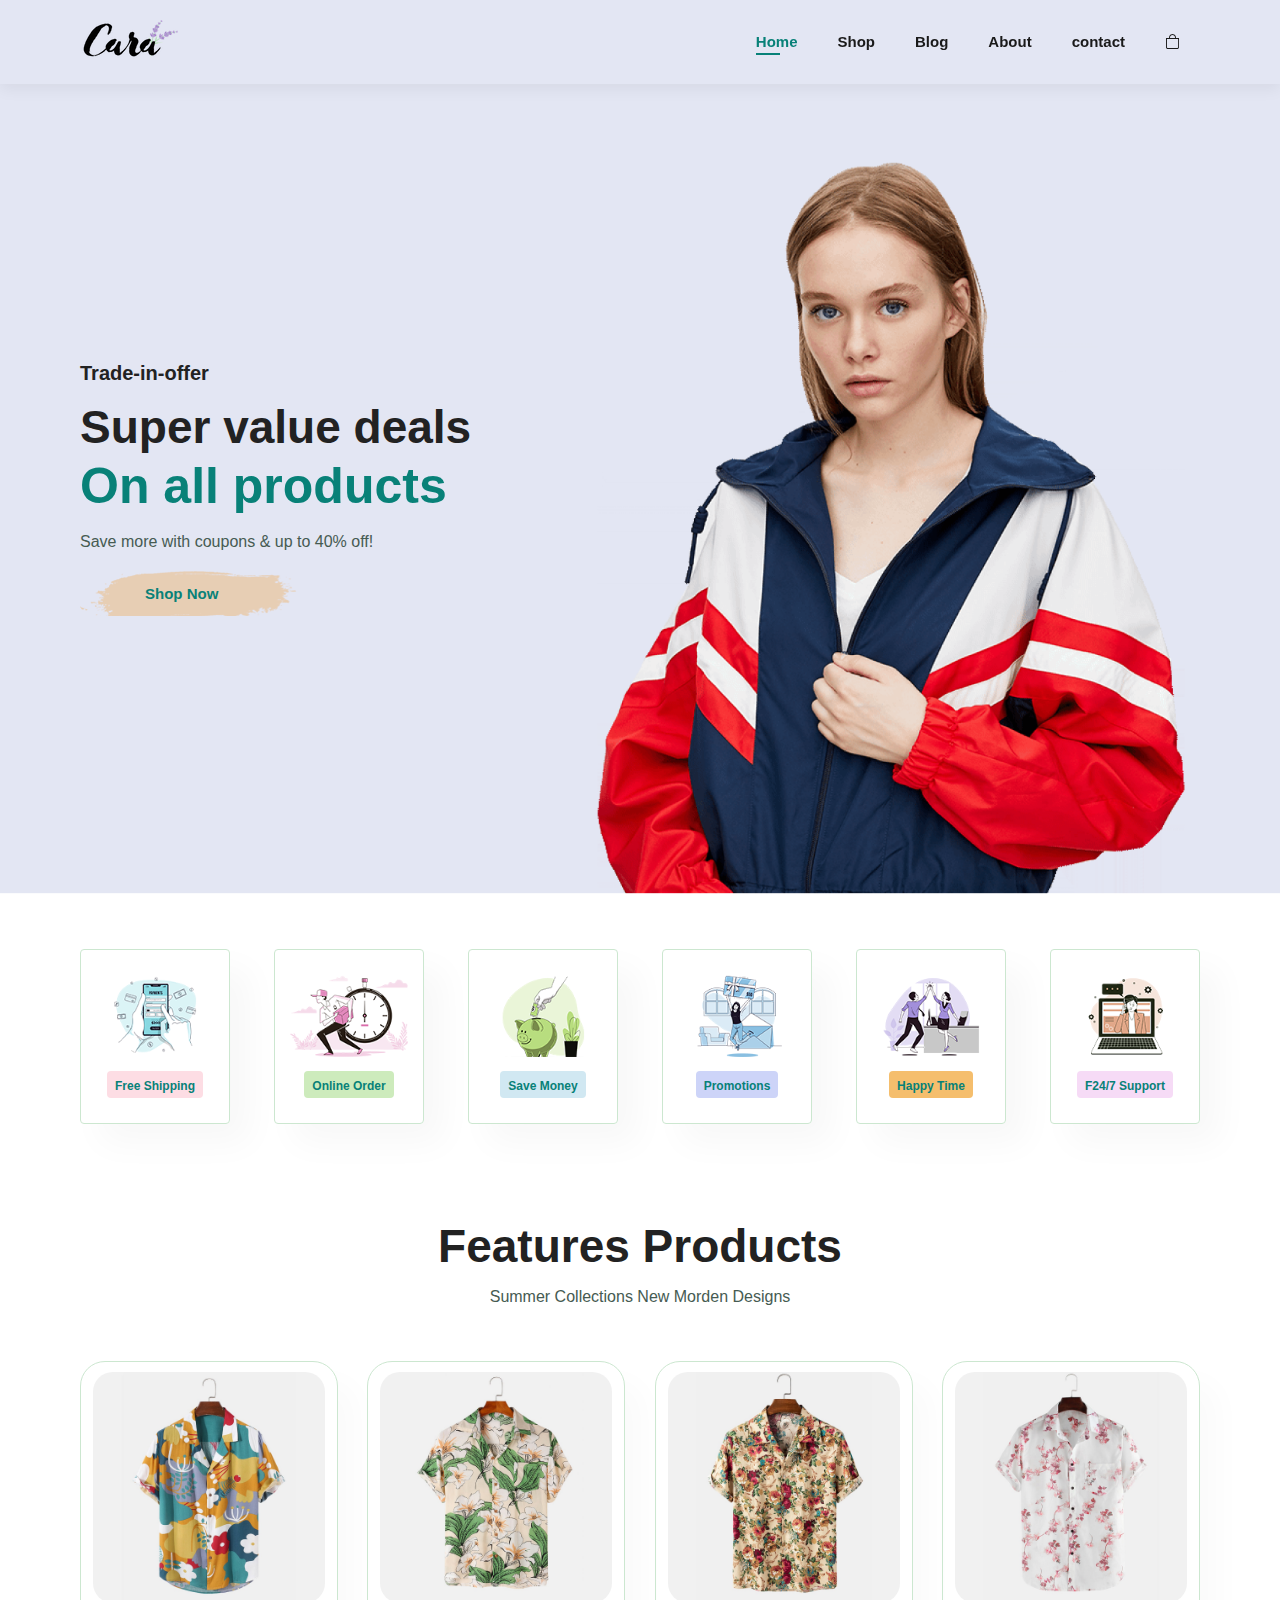
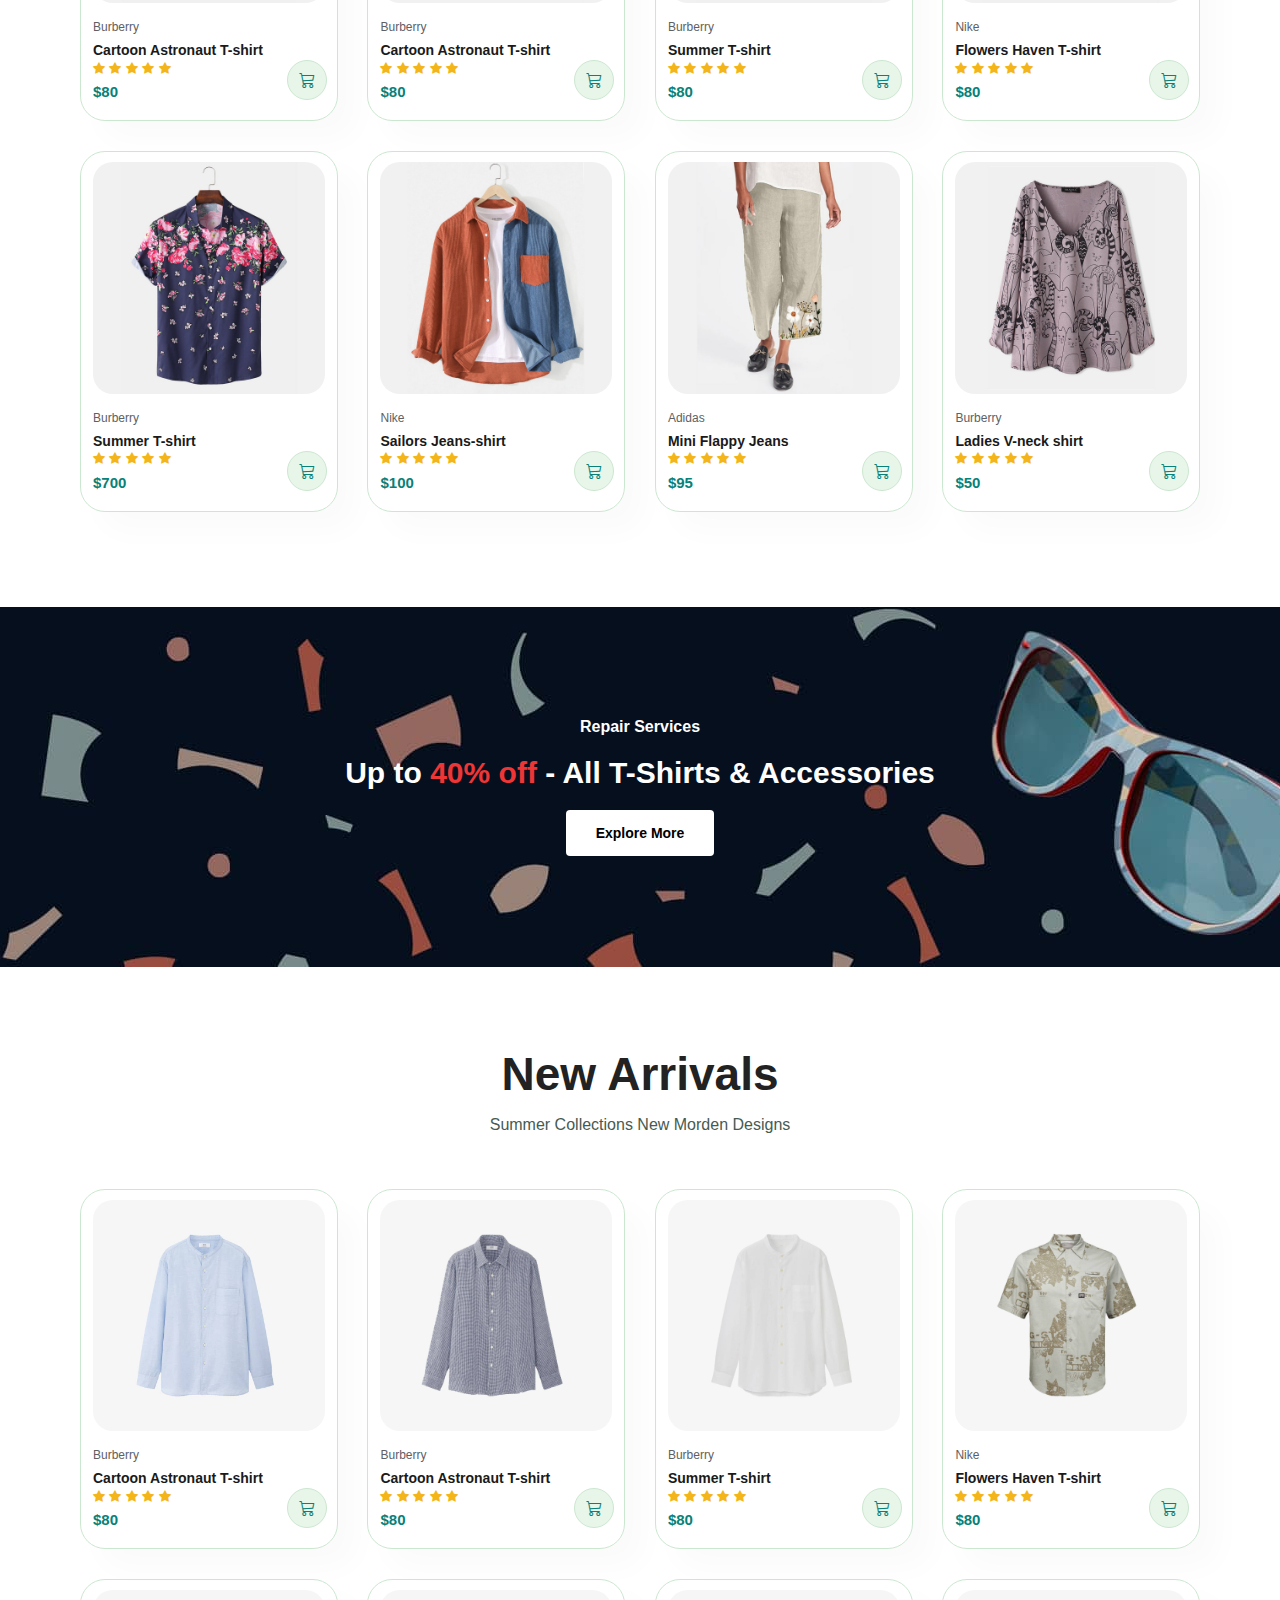
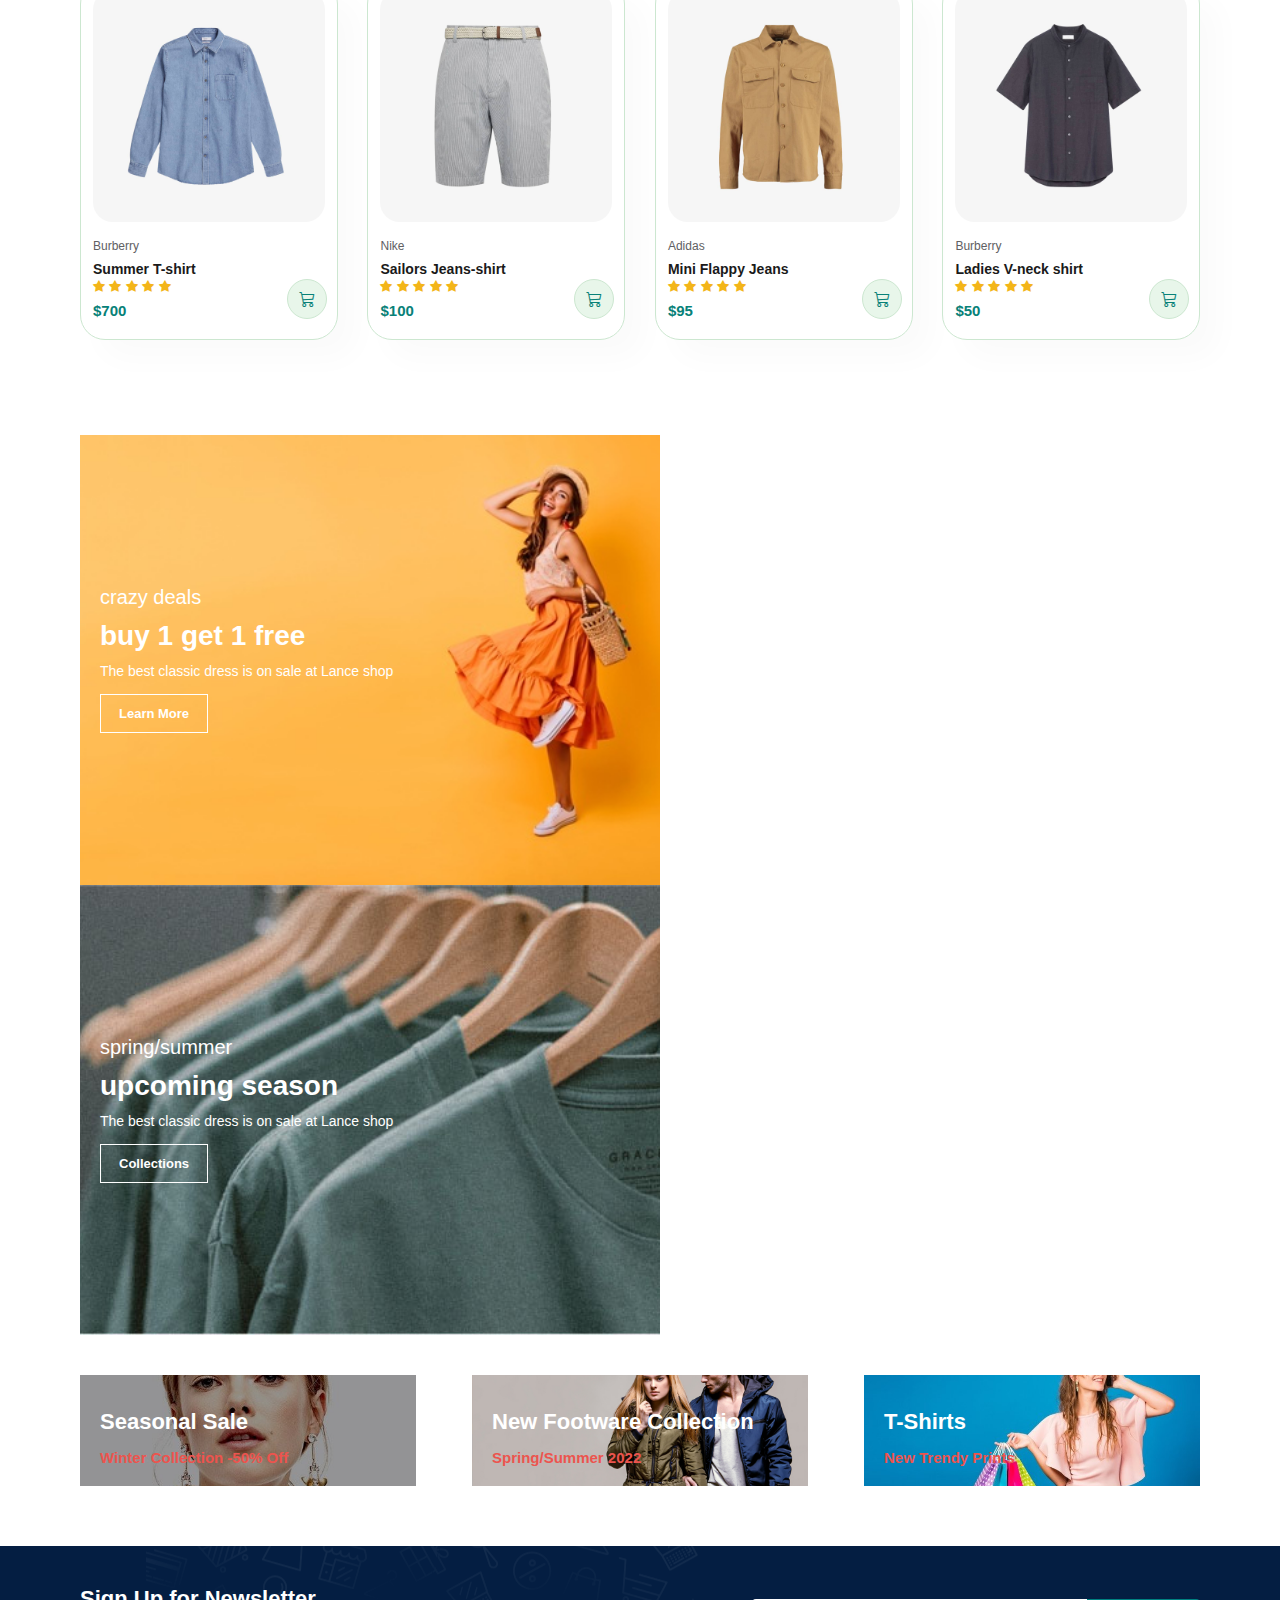
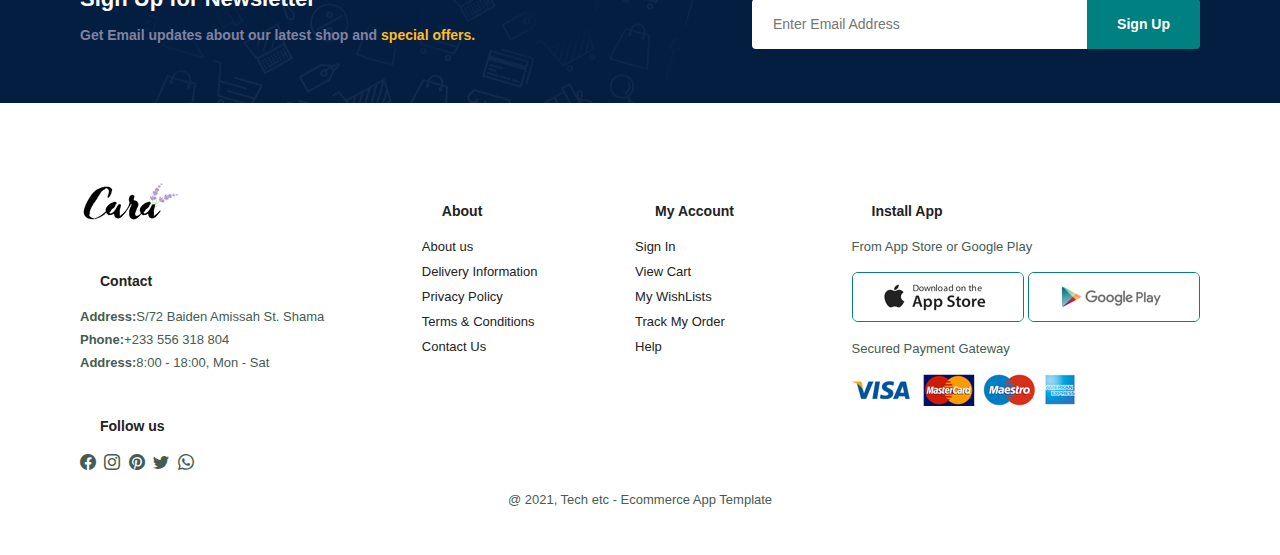
<file: index.html>
<!DOCTYPE html>
<html lang="en">
  <head>
    <meta charset="UTF-8" />
    <meta http-equiv="X-UA-Compatible" content="IE=edge" />
    <meta name="viewport" content="width=device-width, initial-scale=1.0" />
    <title>Lance Shop</title>
    <link
      rel="stylesheet"
      href="https://cdn.jsdelivr.net/npm/bootstrap-icons@1.9.1/font/bootstrap-icons.css"
    />
    <link rel="stylesheet" href="style.css" />
  </head>
  <body>
    <section id="header">
      <a href="#"><img src="img/logo.png" class="logo" alt="logo" /></a>
      <div>
        <ul id="navbar">
          <li><a class="active" href="index.html">Home</a></li>
          <li><a href="shop.html">Shop</a></li>
          <li><a href="blog.html">Blog</a></li>
          <li><a href="about.html">About</a></li>
          <li><a href="contact.html">contact</a></li>
          <li>
            <a id="lg-bag" href="cart.html"><i class="bi bi-bag"></i></a>
          </li>
          <a href="#" id="close" ><i class="bi bi-x"></i></a>
        </ul>
      </div>
      
      <div id="mobile">
        <a href="cart.html"><i class="bi bi-bag"></i></a>
        <i id="bar" class="bi bi-list"></i>
      </div>
    </section>

    <section id="hero">
      <h4>Trade-in-offer</h4>
      <h2>Super value deals</h2>
      <h1>On all products</h1>
      <p>Save more with coupons & up to 40% off!</p>
      <button>Shop Now</button>
    </section>

    <section id="feature" class="section-p1">
      <div class="fe-box">
        <img src="img/features/f1.png" alt="" />
        <h6>Free Shipping</h6>
      </div>
      <div class="fe-box">
        <img src="img/features/f2.png" alt="" />
        <h6>Online Order</h6>
      </div>
      <div class="fe-box">
        <img src="img/features/f3.png" alt="" />
        <h6>Save Money</h6>
      </div>
      <div class="fe-box">
        <img src="img/features/f4.png" alt="" />
        <h6>Promotions</h6>
      </div>
      <div class="fe-box">
        <img src="img/features/f5.png" alt="" />
        <h6>Happy Time</h6>
      </div>
      <div class="fe-box">
        <img src="img/features/f6.png" alt="" />
        <h6>F24/7 Support</h6>
      </div>
    </section>

    <section id="product1" class="section-p1">
      <h2>Features Products</h2>
      <p>Summer Collections New Morden Designs</p>
      <div class="pro-container">
        <div class="pro">
          <img src="img/products/f1.jpg" alt="" />
          <div class="desc">
            <span>Burberry</span>
            <h5>Cartoon Astronaut T-shirt</h5>
            <div class="star">
              <i class="bi bi-star-fill"></i>
              <i class="bi bi-star-fill"></i>
              <i class="bi bi-star-fill"></i>
              <i class="bi bi-star-fill"></i>
              <i class="bi bi-star-fill"></i>
            </div>
            <h4>$80</h4>
          </div>
          <a href="#"><i class="bi bi-cart3 cart"></i></a>
        </div>
        <div class="pro">
          <img src="img/products/f2.jpg" alt="" />
          <div class="desc">
            <span>Burberry</span>
            <h5>Cartoon Astronaut T-shirt</h5>
            <div class="star">
              <i class="bi bi-star-fill"></i>
              <i class="bi bi-star-fill"></i>
              <i class="bi bi-star-fill"></i>
              <i class="bi bi-star-fill"></i>
              <i class="bi bi-star-fill"></i>
            </div>
            <h4>$80</h4>
          </div>
          <a href="#"><i class="bi bi-cart3 cart"></i></a>
        </div>
        <div class="pro">
          <img src="img/products/f3.jpg" alt="" />
          <div class="desc">
            <span>Burberry</span>
            <h5>Summer T-shirt</h5>
            <div class="star">
              <i class="bi bi-star-fill"></i>
              <i class="bi bi-star-fill"></i>
              <i class="bi bi-star-fill"></i>
              <i class="bi bi-star-fill"></i>
              <i class="bi bi-star-fill"></i>
            </div>
            <h4>$80</h4>
          </div>
          <a href="#"><i class="bi bi-cart3 cart"></i></a>
        </div>
        <div class="pro">
          <img src="img/products/f4.jpg" alt="" />
          <div class="desc">
            <span>Nike</span>
            <h5>Flowers Haven T-shirt</h5>
            <div class="star">
              <i class="bi bi-star-fill"></i>
              <i class="bi bi-star-fill"></i>
              <i class="bi bi-star-fill"></i>
              <i class="bi bi-star-fill"></i>
              <i class="bi bi-star-fill"></i>
            </div>
            <h4>$80</h4>
          </div>
          <a href="#"><i class="bi bi-cart3 cart"></i></a>
        </div>
        <div class="pro">
          <img src="img/products/f5.jpg" alt="" />
          <div class="desc">
            <span>Burberry</span>
            <h5>Summer T-shirt</h5>
            <div class="star">
              <i class="bi bi-star-fill"></i>
              <i class="bi bi-star-fill"></i>
              <i class="bi bi-star-fill"></i>
              <i class="bi bi-star-fill"></i>
              <i class="bi bi-star-fill"></i>
            </div>
            <h4>$700</h4>
          </div>
          <a href="#"><i class="bi bi-cart3 cart"></i></a>
        </div>
        <div class="pro">
          <img src="img/products/f6.jpg" alt="" />
          <div class="desc">
            <span>Nike</span>
            <h5>Sailors Jeans-shirt</h5>
            <div class="star">
              <i class="bi bi-star-fill"></i>
              <i class="bi bi-star-fill"></i>
              <i class="bi bi-star-fill"></i>
              <i class="bi bi-star-fill"></i>
              <i class="bi bi-star-fill"></i>
            </div>
            <h4>$100</h4>
          </div>
          <a href="#"><i class="bi bi-cart3 cart"></i></a>
        </div>
        <div class="pro">
          <img src="img/products/f7.jpg" alt="" />
          <div class="desc">
            <span>Adidas</span>
            <h5>Mini Flappy Jeans</h5>
            <div class="star">
              <i class="bi bi-star-fill"></i>
              <i class="bi bi-star-fill"></i>
              <i class="bi bi-star-fill"></i>
              <i class="bi bi-star-fill"></i>
              <i class="bi bi-star-fill"></i>
            </div>
            <h4>$95</h4>
          </div>
          <a href="#"><i class="bi bi-cart3 cart"></i></a>
        </div>
        <div class="pro">
          <img src="img/products/f8.jpg" alt="" />
          <div class="desc">
            <span>Burberry</span>
            <h5>Ladies V-neck shirt</h5>
            <div class="star">
              <i class="bi bi-star-fill"></i>
              <i class="bi bi-star-fill"></i>
              <i class="bi bi-star-fill"></i>
              <i class="bi bi-star-fill"></i>
              <i class="bi bi-star-fill"></i>
            </div>
            <h4>$50</h4>
          </div>
          <a href="#"><i class="bi bi-cart3 cart"></i></a>
        </div>
      </div>
    </section>

    <section id="banner" class="section-m1">
      <h4>Repair Services</h4>
      <h2>Up to <span>40% off</span> - All T-Shirts & Accessories</h2>
      <button class="normal">Explore More</button>
    </section>

    <section id="product1" class="section-p1">
      <h2>New Arrivals</h2>
      <p>Summer Collections New Morden Designs</p>
      <div class="pro-container">
        <div class="pro">
          <img src="img/products/n1.jpg" alt="" />
          <div class="desc">
            <span>Burberry</span>
            <h5>Cartoon Astronaut T-shirt</h5>
            <div class="star">
              <i class="bi bi-star-fill"></i>
              <i class="bi bi-star-fill"></i>
              <i class="bi bi-star-fill"></i>
              <i class="bi bi-star-fill"></i>
              <i class="bi bi-star-fill"></i>
            </div>
            <h4>$80</h4>
          </div>
          <a href="#"><i class="bi bi-cart3 cart"></i></a>
        </div>
        <div class="pro">
          <img src="img/products/n2.jpg" alt="" />
          <div class="desc">
            <span>Burberry</span>
            <h5>Cartoon Astronaut T-shirt</h5>
            <div class="star">
              <i class="bi bi-star-fill"></i>
              <i class="bi bi-star-fill"></i>
              <i class="bi bi-star-fill"></i>
              <i class="bi bi-star-fill"></i>
              <i class="bi bi-star-fill"></i>
            </div>
            <h4>$80</h4>
          </div>
          <a href="#"><i class="bi bi-cart3 cart"></i></a>
        </div>
        <div class="pro">
          <img src="img/products/n3.jpg" alt="" />
          <div class="desc">
            <span>Burberry</span>
            <h5>Summer T-shirt</h5>
            <div class="star">
              <i class="bi bi-star-fill"></i>
              <i class="bi bi-star-fill"></i>
              <i class="bi bi-star-fill"></i>
              <i class="bi bi-star-fill"></i>
              <i class="bi bi-star-fill"></i>
            </div>
            <h4>$80</h4>
          </div>
          <a href="#"><i class="bi bi-cart3 cart"></i></a>
        </div>
        <div class="pro">
          <img src="img/products/n4.jpg" alt="" />
          <div class="desc">
            <span>Nike</span>
            <h5>Flowers Haven T-shirt</h5>
            <div class="star">
              <i class="bi bi-star-fill"></i>
              <i class="bi bi-star-fill"></i>
              <i class="bi bi-star-fill"></i>
              <i class="bi bi-star-fill"></i>
              <i class="bi bi-star-fill"></i>
            </div>
            <h4>$80</h4>
          </div>
          <a href="#"><i class="bi bi-cart3 cart"></i></a>
        </div>
        <div class="pro">
          <img src="img/products/n5.jpg" alt="" />
          <div class="desc">
            <span>Burberry</span>
            <h5>Summer T-shirt</h5>
            <div class="star">
              <i class="bi bi-star-fill"></i>
              <i class="bi bi-star-fill"></i>
              <i class="bi bi-star-fill"></i>
              <i class="bi bi-star-fill"></i>
              <i class="bi bi-star-fill"></i>
            </div>
            <h4>$700</h4>
          </div>
          <a href="#"><i class="bi bi-cart3 cart"></i></a>
        </div>
        <div class="pro">
          <img src="img/products/n6.jpg" alt="" />
          <div class="desc">
            <span>Nike</span>
            <h5>Sailors Jeans-shirt</h5>
            <div class="star">
              <i class="bi bi-star-fill"></i>
              <i class="bi bi-star-fill"></i>
              <i class="bi bi-star-fill"></i>
              <i class="bi bi-star-fill"></i>
              <i class="bi bi-star-fill"></i>
            </div>
            <h4>$100</h4>
          </div>
          <a href="#"><i class="bi bi-cart3 cart"></i></a>
        </div>
        <div class="pro">
          <img src="img/products/n7.jpg" alt="" />
          <div class="desc">
            <span>Adidas</span>
            <h5>Mini Flappy Jeans</h5>
            <div class="star">
              <i class="bi bi-star-fill"></i>
              <i class="bi bi-star-fill"></i>
              <i class="bi bi-star-fill"></i>
              <i class="bi bi-star-fill"></i>
              <i class="bi bi-star-fill"></i>
            </div>
            <h4>$95</h4>
          </div>
          <a href="#"><i class="bi bi-cart3 cart"></i></a>
        </div>
        <div class="pro">
          <img src="img/products/n8.jpg" alt="" />
          <div class="desc">
            <span>Burberry</span>
            <h5>Ladies V-neck shirt</h5>
            <div class="star">
              <i class="bi bi-star-fill"></i>
              <i class="bi bi-star-fill"></i>
              <i class="bi bi-star-fill"></i>
              <i class="bi bi-star-fill"></i>
              <i class="bi bi-star-fill"></i>
            </div>
            <h4>$50</h4>
          </div>
          <a href="#"><i class="bi bi-cart3 cart"></i></a>
        </div>
      </div>
    </section>

    <section id="sm-banner" class="section-p1">
      <div class="banner-box">
        <h4>crazy deals</h4>
        <h2>buy 1 get 1 free</h2>
        <span>The best classic dress is on sale at Lance shop</span>
        <button class="white">Learn More</button>
      </div>
      <div class="banner-box banner-box2">
        <h4>spring/summer</h4>
        <h2>upcoming season</h2>
        <span>The best classic dress is on sale at Lance shop</span>
        <button class="white">Collections</button>
      </div>
    </section>

    <section id="banner3">
      <div class="banner-box">
        <h2>Seasonal Sale</h2>
        <h3>Winter Collection -50% Off</h3>
      </div>
      <div class="banner-box banner-box2">
        <h2>New Footware Collection</h2>
        <h3>Spring/Summer 2022</h3>
      </div>
      <div class="banner-box banner-box3">
        <h2>T-Shirts</h2>
        <h3>New Trendy Prints</h3>
      </div>
    </section>

    <section id="newsletter" class="section-p1 section-m1">
      <div class="news-text">
        <h4>Sign Up for Newsletter</h4>
        <p>
          Get Email updates about our latest shop and
          <span>special offers.</span>
        </p>
      </div>
      <div class="form">
        <input type="text" placeholder="Enter Email Address" />
        <button class="normal">Sign Up</button>
      </div>
    </section>

    <footer class="section-p1">
      <div class="col">
        <img class="logo" src="img/logo.png" alt="logo" />
        <h4>Contact</h4>
        <p><strong>Address:</strong>S/72 Baiden Amissah St. Shama</p>
        <p><strong>Phone:</strong>+233 556 318 804</p>
        <p><strong>Address:</strong>8:00 - 18:00, Mon - Sat</p>
        <div class="follow">
          <h4>Follow us</h4>
          <div class="icon">
            <i class="bi bi-facebook"></i>
            <i class="bi bi-instagram"></i>
            <i class="bi bi-pinterest"></i>
            <i class="bi bi-twitter"></i>
            <i class="bi bi-whatsapp"></i>
          </div>
        </div>
      </div>
      <div class="col">
        <h4>About</h4>
        <a href="#">About us</a>
        <a href="#">Delivery Information</a>
        <a href="#">Privacy Policy</a>
        <a href="#">Terms & Conditions</a>
        <a href="#">Contact Us</a>
      </div>
      <div class="col">
        <h4>My Account</h4>
        <a href="#">Sign In</a>
        <a href="#">View Cart</a>
        <a href="#">My WishLists</a>
        <a href="#">Track My Order</a>
        <a href="#">Help</a>
      </div>

      <div class="col install">
        <h4>Install App</h4>
        <p>From App Store or Google Play</p>
        <div class="row">
          <img src="img/pay/app.jpg" alt="" />
          <img src="img/pay/play.jpg" alt="" />
        </div>
        <p>Secured Payment Gateway</p>
        <img src="img/pay/pay.png" alt="" />
      </div>

      <div class="copyright">
        <p>@ 2021, Tech etc - Ecommerce App Template</p>
      </div>
    </footer>

    <script src="script.js"></script>
  </body>
</html>
</file>
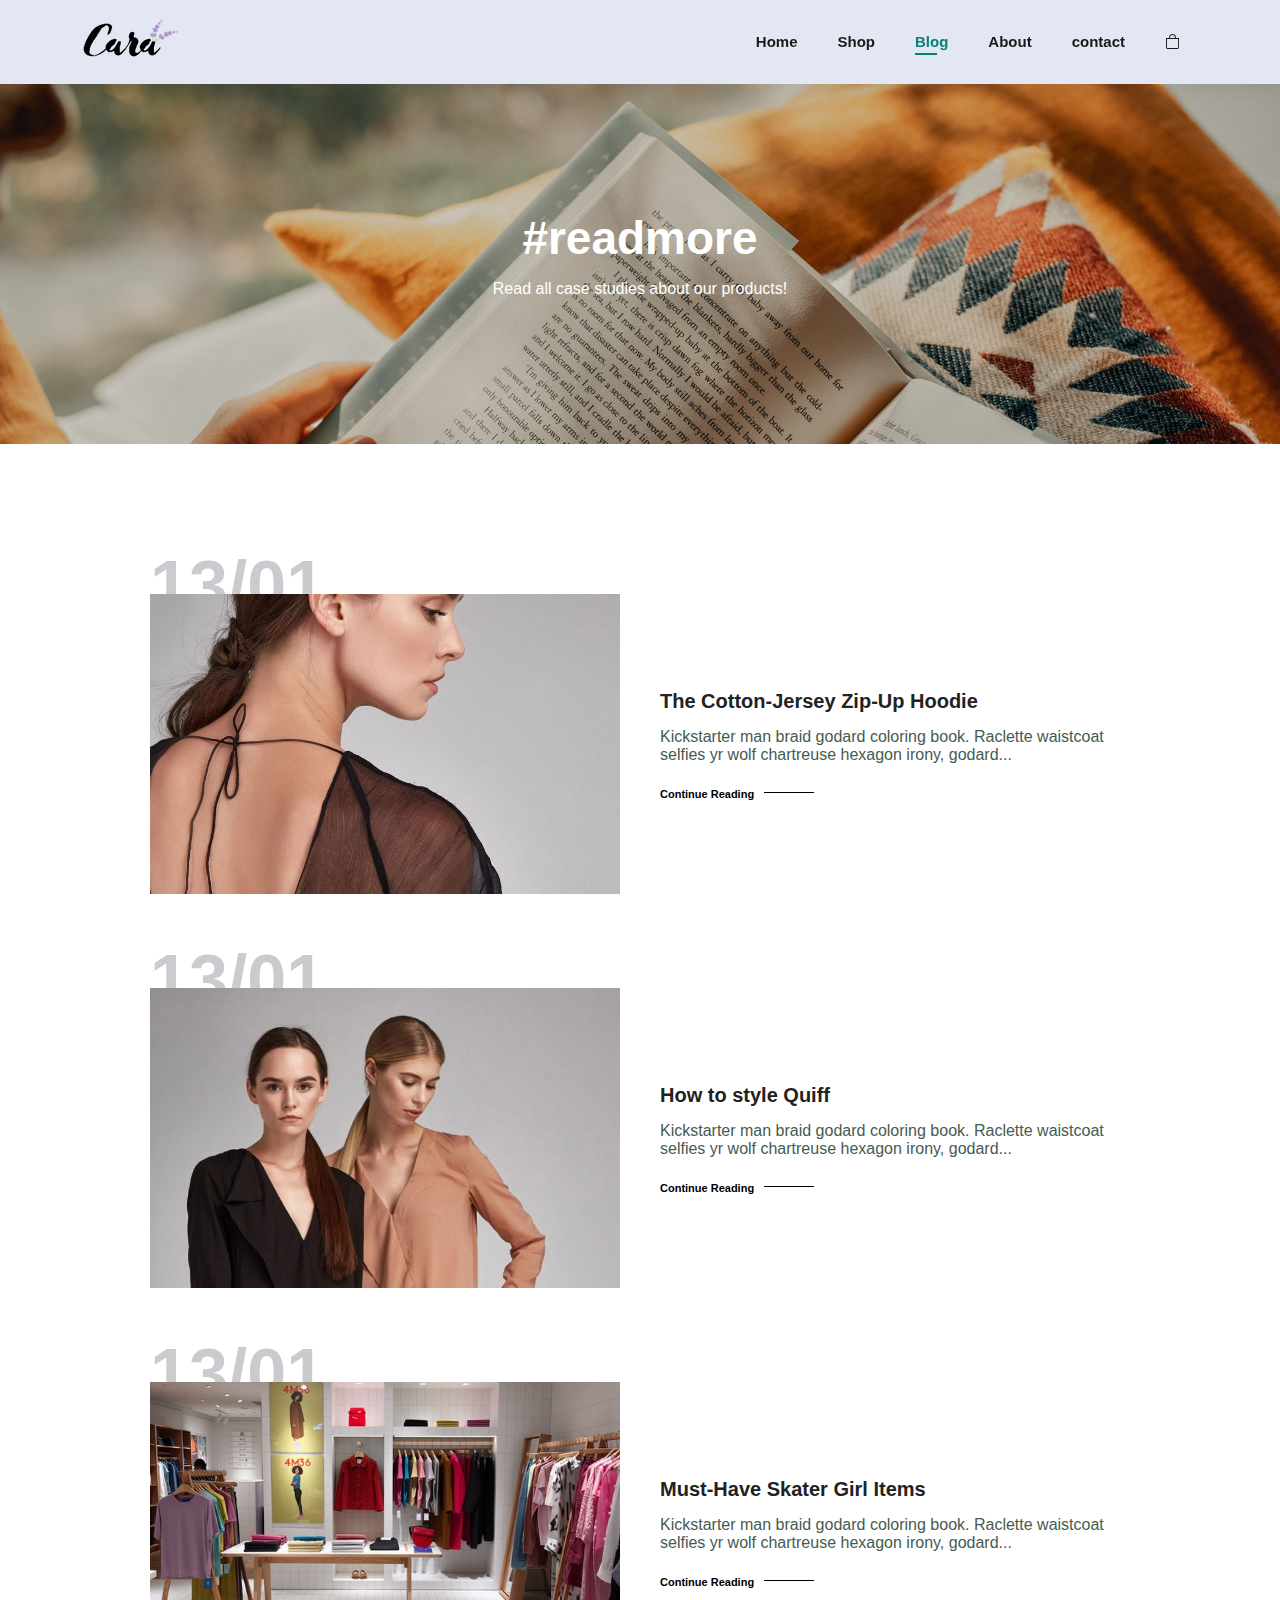
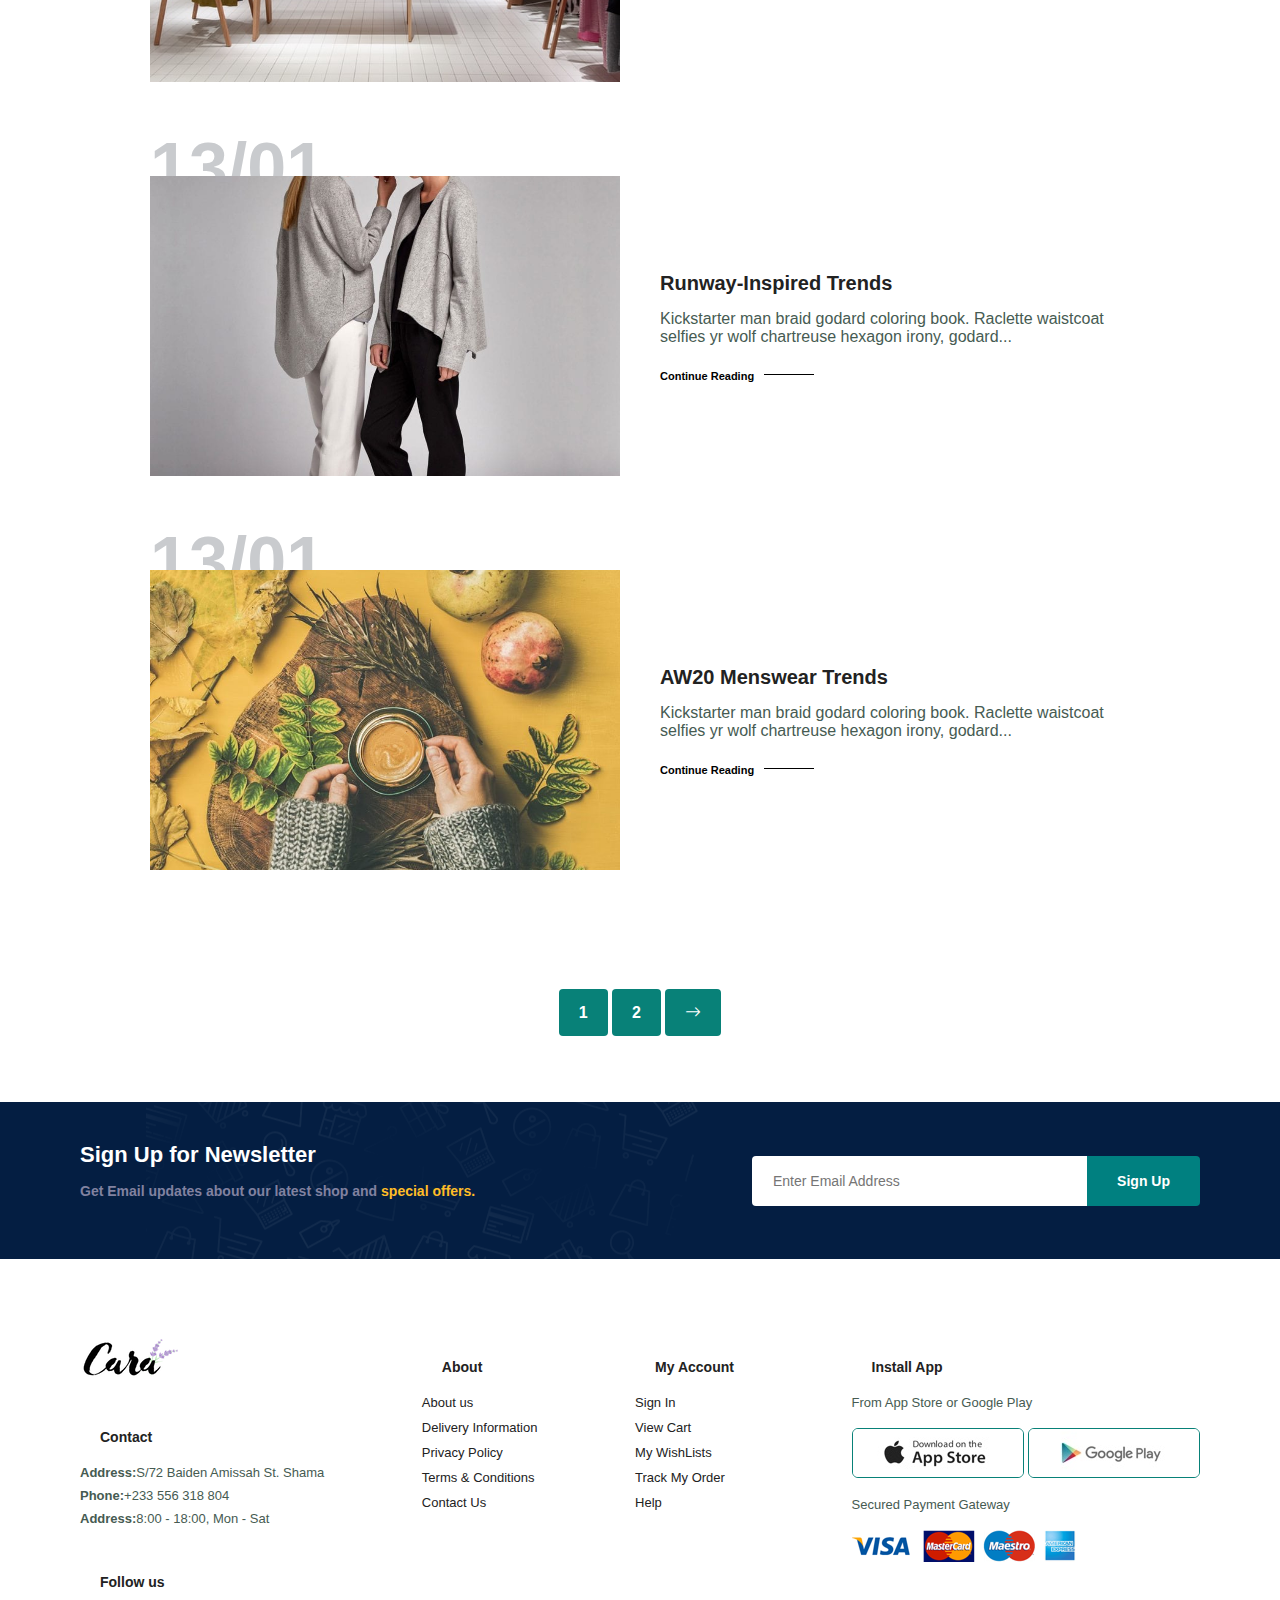
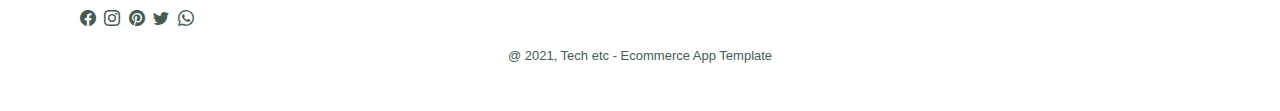
<file: blog.html>
<!DOCTYPE html>
<html lang="en">
  <head>
    <meta charset="UTF-8" />
    <meta http-equiv="X-UA-Compatible" content="IE=edge" />
    <meta name="viewport" content="width=device-width, initial-scale=1.0" />
    <title>Lance Shop</title>
    <link
      rel="stylesheet"
      href="https://cdn.jsdelivr.net/npm/bootstrap-icons@1.9.1/font/bootstrap-icons.css"
    />
    <link rel="stylesheet" href="style.css" />
  </head>
  <body>
    <section id="header">
      <a href="#"><img src="img/logo.png" class="logo" alt="logo" /></a>
      <div>
        <ul id="navbar">
          <li><a href="index.html">Home</a></li>
          <li><a href="shop.html">Shop</a></li>
          <li><a class="active" href="blog.html">Blog</a></li>
          <li><a href="about.html">About</a></li>
          <li><a href="contact.html">contact</a></li>
          <li>
            <a id="lg-bag" href="cart.html"><i class="bi bi-bag"></i></a>
          </li>
          <a href="#" id="close"><i class="bi bi-x"></i></a>
        </ul>
      </div>

      <div id="mobile">
        <a href="cart.html"><i class="bi bi-bag"></i></a>
        <i id="bar" class="bi bi-list"></i>
      </div>
    </section>

    <section id="page-header" class="blog-header">
      <h2>#readmore</h2>

      <p>Read all case studies about our products!</p>
    </section>

    <section id="blog">
        <div class="blog-box">
            <div class="blog-img">
                <img src="img/blog/b1.jpg" alt="">
            </div>
            <div class="blog-details">
                <h4>The Cotton-Jersey Zip-Up Hoodie</h4>
                <p>Kickstarter man braid godard coloring book. Raclette waistcoat selfies
                    yr wolf chartreuse hexagon irony, godard...
                </p>
                <a href="#">Continue Reading</a>
            </div>
            <h1>13/01</h1>
        </div>

        <div class="blog-box">
            <div class="blog-img">
                <img src="img/blog/b2.jpg" alt="">
            </div>
            <div class="blog-details">
                <h4>How to style Quiff</h4>
                <p>Kickstarter man braid godard coloring book. Raclette waistcoat selfies
                    yr wolf chartreuse hexagon irony, godard...
                </p>
                <a href="#">Continue Reading</a>
            </div>
            <h1>13/01</h1>
        </div>

        <div class="blog-box">
            <div class="blog-img">
                <img src="img/blog/b3.jpg" alt="">
            </div>
            <div class="blog-details">
                <h4>Must-Have Skater Girl Items</h4>
                <p>Kickstarter man braid godard coloring book. Raclette waistcoat selfies
                    yr wolf chartreuse hexagon irony, godard...
                </p>
                <a href="#">Continue Reading</a>
            </div>
            <h1>13/01</h1>
        </div>

        <div class="blog-box">
            <div class="blog-img">
                <img src="img/blog/b4.jpg" alt="">
            </div>
            <div class="blog-details">
                <h4>Runway-Inspired Trends</h4>
                <p>Kickstarter man braid godard coloring book. Raclette waistcoat selfies
                    yr wolf chartreuse hexagon irony, godard...
                </p>
                <a href="#">Continue Reading</a>
            </div>
            <h1>13/01</h1>
        </div>

        <div class="blog-box">
            <div class="blog-img">
                <img src="img/blog/b6.jpg" alt="">
            </div>
            <div class="blog-details">
                <h4>AW20 Menswear Trends</h4>
                <p>Kickstarter man braid godard coloring book. Raclette waistcoat selfies
                    yr wolf chartreuse hexagon irony, godard...
                </p>
                <a href="#">Continue Reading</a>
            </div>
            <h1>13/01</h1>
        </div>


    </section>

    <section id="pagination" class="section-p1">
        <a href="#">1</a>
        <a href="#">2</a>
        <a href="#"><i class="bi bi-arrow-right"></i></a>
    </section>

    <section id="newsletter" class="section-p1 section-m1">
      <div class="news-text">
        <h4>Sign Up for Newsletter</h4>
        <p>
          Get Email updates about our latest shop and
          <span>special offers.</span>
        </p>
      </div>
      <div class="form">
        <input type="text" placeholder="Enter Email Address" />
        <button class="normal">Sign Up</button>
      </div>
    </section>

    <footer class="section-p1">
      <div class="col">
        <img class="logo" src="img/logo.png" alt="logo" />
        <h4>Contact</h4>
        <p><strong>Address:</strong>S/72 Baiden Amissah St. Shama</p>
        <p><strong>Phone:</strong>+233 556 318 804</p>
        <p><strong>Address:</strong>8:00 - 18:00, Mon - Sat</p>
        <div class="follow">
          <h4>Follow us</h4>
          <div class="icon">
            <i class="bi bi-facebook"></i>
            <i class="bi bi-instagram"></i>
            <i class="bi bi-pinterest"></i>
            <i class="bi bi-twitter"></i>
            <i class="bi bi-whatsapp"></i>
          </div>
        </div>
      </div>
      <div class="col">
        <h4>About</h4>
        <a href="#">About us</a>
        <a href="#">Delivery Information</a>
        <a href="#">Privacy Policy</a>
        <a href="#">Terms & Conditions</a>
        <a href="#">Contact Us</a>
      </div>
      <div class="col">
        <h4>My Account</h4>
        <a href="#">Sign In</a>
        <a href="#">View Cart</a>
        <a href="#">My WishLists</a>
        <a href="#">Track My Order</a>
        <a href="#">Help</a>
      </div>

      <div class="col install">
        <h4>Install App</h4>
        <p>From App Store or Google Play</p>
        <div class="row">
          <img src="img/pay/app.jpg" alt="" />
          <img src="img/pay/play.jpg" alt="" />
        </div>
        <p>Secured Payment Gateway</p>
        <img src="img/pay/pay.png" alt="" />
      </div>

      <div class="copyright">
        <p>@ 2021, Tech etc - Ecommerce App Template</p>
      </div>
    </footer>

    <script src="script.js"></script>
  </body>
</html>
</file>
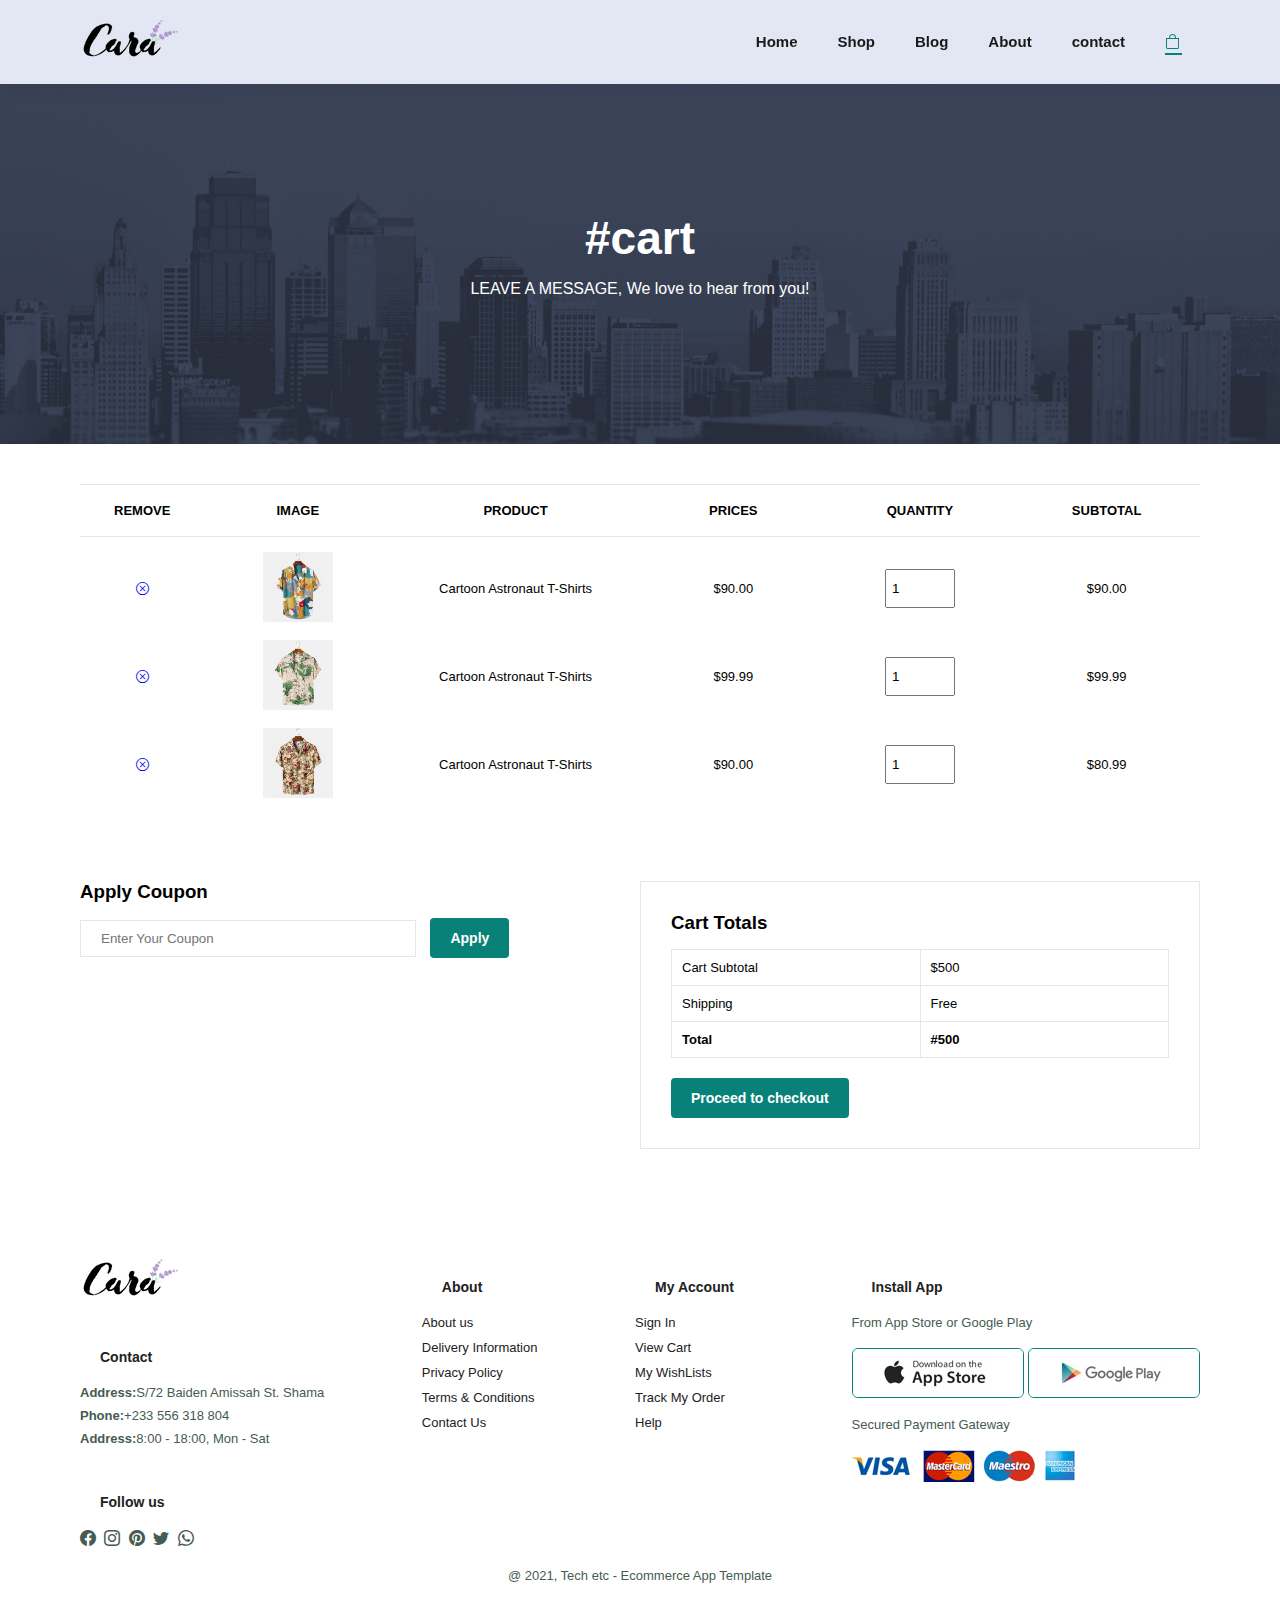
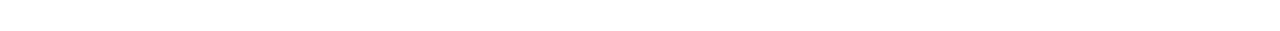
<file: cart.html>
<!DOCTYPE html>
<html lang="en">
  <head>
    <meta charset="UTF-8" />
    <meta http-equiv="X-UA-Compatible" content="IE=edge" />
    <meta name="viewport" content="width=device-width, initial-scale=1.0" />
    <title>Lance Shop</title>
    <link
      rel="stylesheet"
      href="https://cdn.jsdelivr.net/npm/bootstrap-icons@1.9.1/font/bootstrap-icons.css"
    />
    <link rel="stylesheet" href="style.css" />
  </head>
  <body>
    <section id="header">
      <a href="#"><img src="img/logo.png" class="logo" alt="logo" /></a>
      <div>
        <ul id="navbar">
          <li><a href="index.html">Home</a></li>
          <li><a href="shop.html">Shop</a></li>
          <li><a href="blog.html">Blog</a></li>
          <li><a href="about.html">About</a></li>
          <li><a href="contact.html">contact</a></li>
          <li >
            <a class="active" id="lg-bag" href="cart.html"><i class="bi bi-bag"></i></a>
          </li>
          <a href="#" id="close"><i class="bi bi-x"></i></a>
        </ul>
      </div>

      <div id="mobile">
        <a href="cart.html"><i class="bi bi-bag"></i></a>
        <i id="bar" class="bi bi-list"></i>
      </div>
    </section>

    <section id="page-header" class="about-header">
      <h2>#cart</h2>

      <p>LEAVE A MESSAGE, We love to hear from you!</p>
    </section>

    <section id="cart" class="section-p1">
        <table width="100%">
            <thead>
                <tr>
                    <td>Remove</td>
                    <td>Image</td>
                    <td>Product</td>
                    <td>Prices</td>
                    <td>Quantity</td>
                    <td>Subtotal</td>
                </tr>

            </thead>
            <tbody>
                <tr>
                    <td><a href="#"><i class="bi bi-x-circle"></i></a></td>
                    <td><img src="img/products/f1.jpg" alt=""></td>
                    <td>Cartoon Astronaut T-Shirts</td>
                    <td>$90.00</td>
                    <td><input type="number" value="1"></td>
                    <td>$90.00</td>
                </tr>

                <tr>
                    <td><a href="#"><i class="bi bi-x-circle"></i></a></td>
                    <td><img src="img/products/f2.jpg" alt=""></td>
                    <td>Cartoon Astronaut T-Shirts</td>
                    <td>$99.99</td>
                    <td><input type="number" value="1"></td>
                    <td>$99.99</td>
                </tr>

                <tr>
                    <td><a href="#"><i class="bi bi-x-circle"></i></a></td>
                    <td><img src="img/products/f3.jpg" alt=""></td>
                    <td>Cartoon Astronaut T-Shirts</td>
                    <td>$90.00</td>
                    <td><input type="number" value="1"></td>
                    <td>$80.99</td>
                </tr>
            </tbody>
        </table>
    </section>

    <section id="cart-add" class="section-p1">
      <div id="coupon">
        <h3>Apply Coupon</h3>
        <div>
          <input type="text" placeholder="Enter Your Coupon">
          <button class="normal">Apply</button>
        </div>
      </div>
      <div id="subtotal">
        <h3>Cart Totals</h3>
        <table>
          <tr>
            <td>Cart Subtotal</td>
            <td>$500</td>
          </tr>
          <tr>
            <td>Shipping</td>
            <td>Free</td>
          </tr>
          <tr>
            <td><strong>Total</strong></td>
            <td><strong>#500</strong></td>
          </tr>
        </table>
        <button class="normal">Proceed to checkout</button>
      </div>
    </section>


    <footer class="section-p1">
      <div class="col">
        <img class="logo" src="img/logo.png" alt="logo" />
        <h4>Contact</h4>
        <p><strong>Address:</strong>S/72 Baiden Amissah St. Shama</p>
        <p><strong>Phone:</strong>+233 556 318 804</p>
        <p><strong>Address:</strong>8:00 - 18:00, Mon - Sat</p>
        <div class="follow">
          <h4>Follow us</h4>
          <div class="icon">
            <i class="bi bi-facebook"></i>
            <i class="bi bi-instagram"></i>
            <i class="bi bi-pinterest"></i>
            <i class="bi bi-twitter"></i>
            <i class="bi bi-whatsapp"></i>
          </div>
        </div>
      </div>
      <div class="col">
        <h4>About</h4>
        <a href="#">About us</a>
        <a href="#">Delivery Information</a>
        <a href="#">Privacy Policy</a>
        <a href="#">Terms & Conditions</a>
        <a href="#">Contact Us</a>
      </div>
      <div class="col">
        <h4>My Account</h4>
        <a href="#">Sign In</a>
        <a href="#">View Cart</a>
        <a href="#">My WishLists</a>
        <a href="#">Track My Order</a>
        <a href="#">Help</a>
      </div>

      <div class="col install">
        <h4>Install App</h4>
        <p>From App Store or Google Play</p>
        <div class="row">
          <img src="img/pay/app.jpg" alt="" />
          <img src="img/pay/play.jpg" alt="" />
        </div>
        <p>Secured Payment Gateway</p>
        <img src="img/pay/pay.png" alt="" />
      </div>

      <div class="copyright">
        <p>@ 2021, Tech etc - Ecommerce App Template</p>
      </div>
    </footer>

    <script src="script.js"></script>
  </body>
</html>
</file>
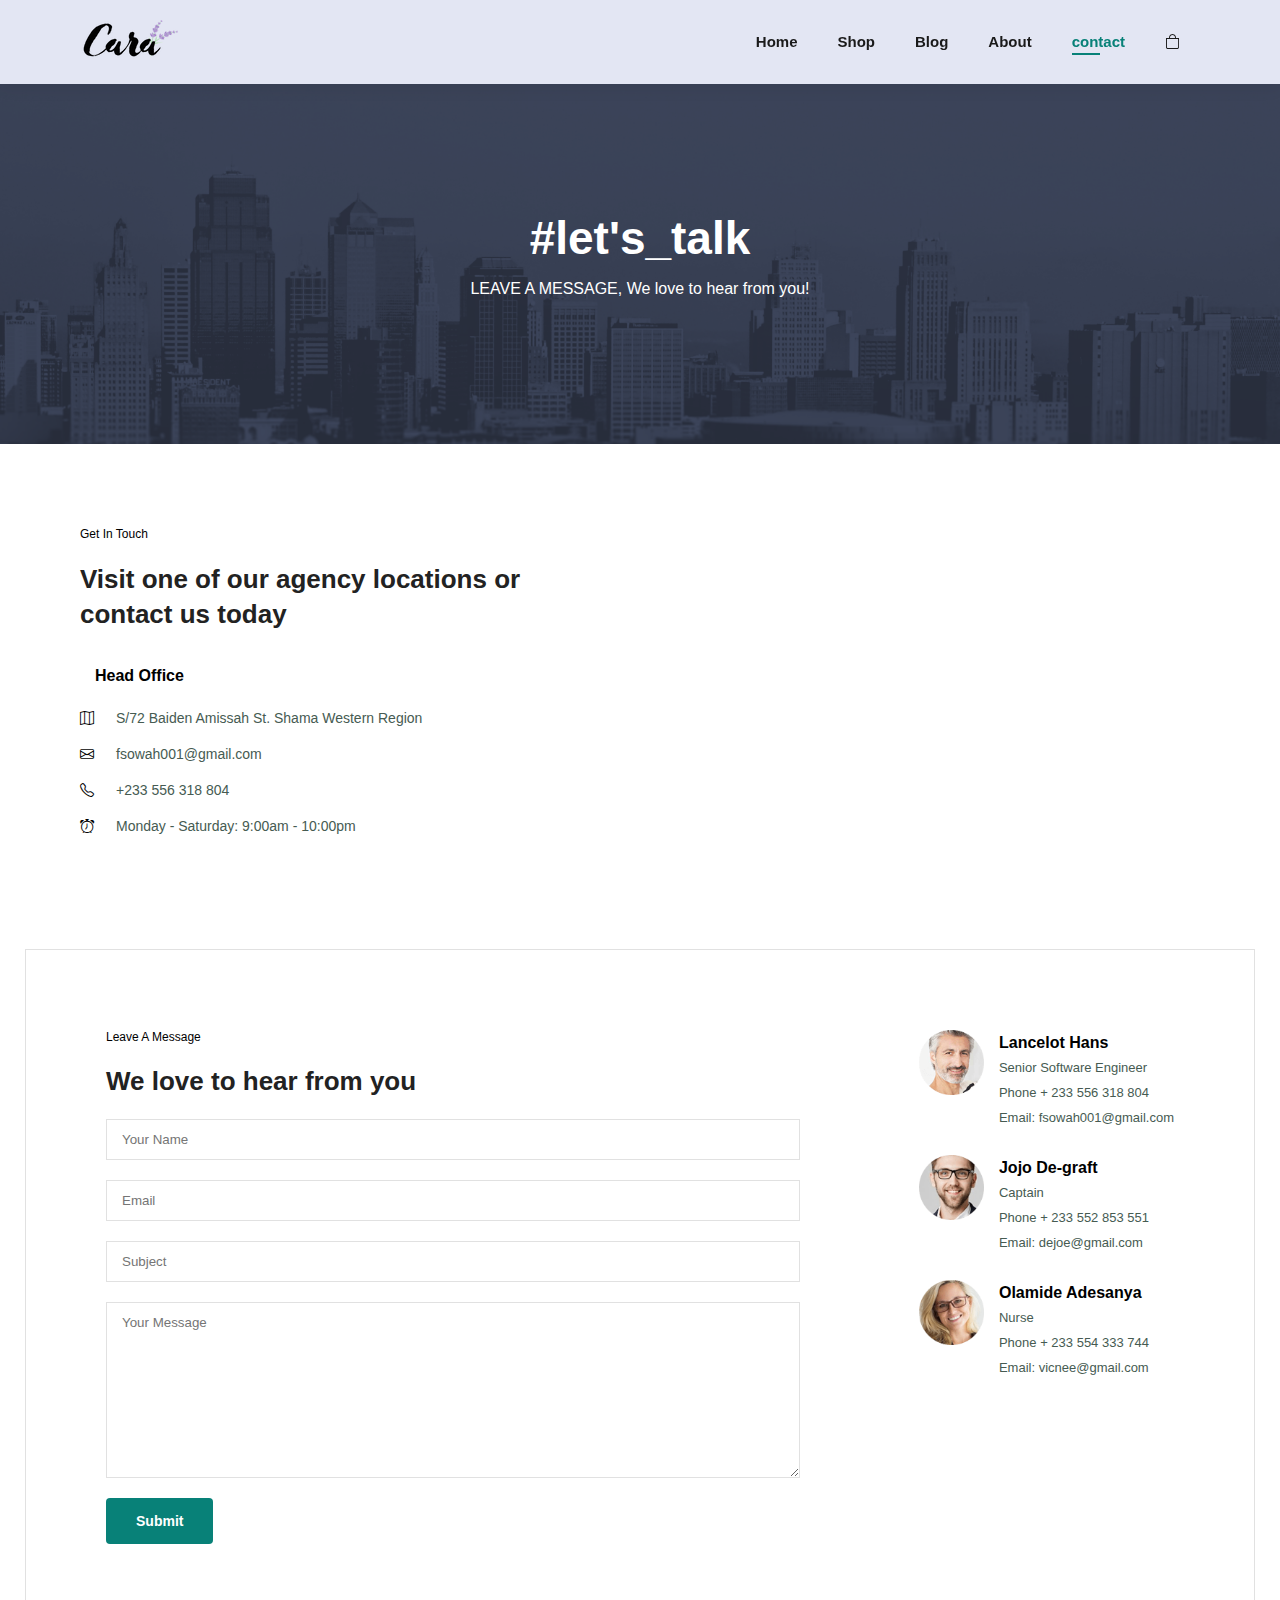
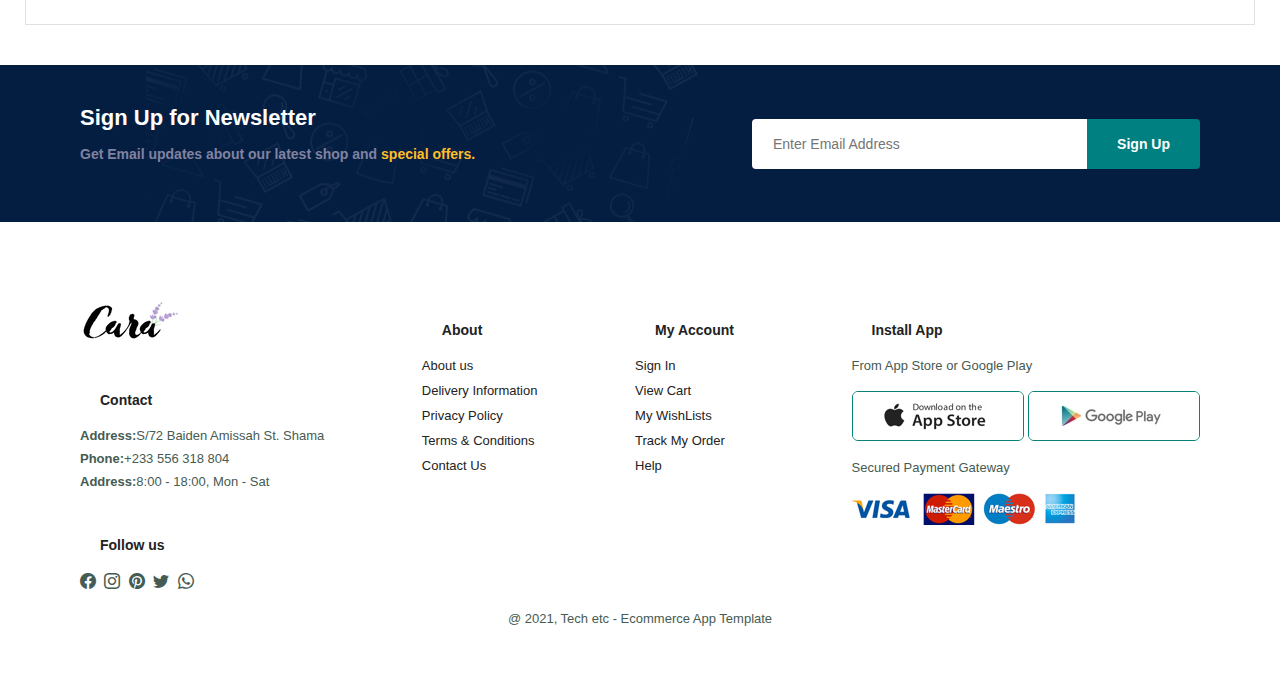
<file: contact.html>
<!DOCTYPE html>
<html lang="en">
  <head>
    <meta charset="UTF-8" />
    <meta http-equiv="X-UA-Compatible" content="IE=edge" />
    <meta name="viewport" content="width=device-width, initial-scale=1.0" />
    <title>Lance Shop</title>
    <link
      rel="stylesheet"
      href="https://cdn.jsdelivr.net/npm/bootstrap-icons@1.9.1/font/bootstrap-icons.css"
    />
    <link rel="stylesheet" href="style.css" />
  </head>
  <body>
    <section id="header">
      <a href="#"><img src="img/logo.png" class="logo" alt="logo" /></a>
      <div>
        <ul id="navbar">
          <li><a href="index.html">Home</a></li>
          <li><a href="shop.html">Shop</a></li>
          <li><a href="blog.html">Blog</a></li>
          <li><a href="about.html">About</a></li>
          <li><a class="active" href="contact.html">contact</a></li>
          <li>
            <a id="lg-bag" href="cart.html"><i class="bi bi-bag"></i></a>
          </li>
          <a href="#" id="close"><i class="bi bi-x"></i></a>
        </ul>
      </div>

      <div id="mobile">
        <a href="cart.html"><i class="bi bi-bag"></i></a>
        <i id="bar" class="bi bi-list"></i>
      </div>
    </section>

    <section id="page-header" class="about-header">
      <h2>#let's_talk</h2>

      <p>LEAVE A MESSAGE, We love to hear from you!</p>
    </section>

    <section id="contact-details" class="section-p1">
        <div class="details">
            <span>  Get In Touch</span>
            <h2>Visit one of our agency locations or contact us today</h2>
            <h3>Head Office</h3>
            <div>
                <li>
                    <i class="bi bi-map"></i>
                    <p>S/72 Baiden Amissah St. Shama Western Region</p>
                </li>
                <li>
                    <i class="bi bi-envelope"></i>
                    <p>fsowah001@gmail.com</p>
                </li>
                <li>
                    <i class="bi bi-telephone"></i>
                    <p>+233 556 318 804</p>
                </li>
                <li>
                    <i class="bi bi-alarm"></i>
                    <p>Monday - Saturday: 9:00am - 10:00pm</p>
                </li>
            </div>
        </div>

        <div class="map">
            <iframe src="https://www.google.com/maps/embed?pb=!1m18!1m12!1m3!1d6727.398858221681!2d-1.6479015789287896!3d5.015038452277882!2m3!1f0!2f0!3f0!3m2!1i1024!2i768!4f13.1!3m3!1m2!1s0xfe763fa31843b31%3A0xcc2881c2c4e44dbc!2sShama%20District%20Assembly!5e0!3m2!1sen!2sgh!4v1667179700265!5m2!1sen!2sgh" 
            width="600" height="450" style="border:0;" allowfullscreen="" loading="lazy" 
            referrerpolicy="no-referrer-when-downgrade"></iframe>
        </div>
    </section>

    <section id="form-details">
        <form action="">
            <span>Leave A Message</span>
            <h2>We love to hear from you</h2>
            <input type="text" placeholder="Your Name"/>
            <input type="text" placeholder="Email"/>
            <input type="text" placeholder="Subject"/>
            <textarea name="" id="" cols="30" rows="10" placeholder="Your Message"></textarea>
            <button class="normal">Submit</button>
        </form>

        <div class="people">
            <div>
                <img src="img/people/1.png" alt="">
                <p><span>Lancelot Hans</span> Senior Software Engineer <br>Phone + 233 556 318 804
                <br> Email: fsowah001@gmail.com</p>
            </div>
            <div>
                <img src="img/people/2.png" alt="">
                <p><span>Jojo De-graft </span> Captain <br>Phone + 233 552 853 551
                <br> Email: dejoe@gmail.com</p>
            </div>
            <div>
                <img src="img/people/3.png" alt="">
                <p><span>Olamide Adesanya</span> Nurse<br>Phone + 233 554 333 744
                <br> Email: vicnee@gmail.com</p>
            </div>
        </div>
    </section>

    
    <section id="newsletter" class="section-p1 section-m1">
        <div class="news-text">
          <h4>Sign Up for Newsletter</h4>
          <p>
            Get Email updates about our latest shop and
            <span>special offers.</span>
          </p>
        </div>
        <div class="form">
          <input type="text" placeholder="Enter Email Address" />
          <button class="normal">Sign Up</button>
        </div>
    </section>


    <footer class="section-p1">
      <div class="col">
        <img class="logo" src="img/logo.png" alt="logo" />
        <h4>Contact</h4>
        <p><strong>Address:</strong>S/72 Baiden Amissah St. Shama</p>
        <p><strong>Phone:</strong>+233 556 318 804</p>
        <p><strong>Address:</strong>8:00 - 18:00, Mon - Sat</p>
        <div class="follow">
          <h4>Follow us</h4>
          <div class="icon">
            <i class="bi bi-facebook"></i>
            <i class="bi bi-instagram"></i>
            <i class="bi bi-pinterest"></i>
            <i class="bi bi-twitter"></i>
            <i class="bi bi-whatsapp"></i>
          </div>
        </div>
      </div>
      <div class="col">
        <h4>About</h4>
        <a href="#">About us</a>
        <a href="#">Delivery Information</a>
        <a href="#">Privacy Policy</a>
        <a href="#">Terms & Conditions</a>
        <a href="#">Contact Us</a>
      </div>
      <div class="col">
        <h4>My Account</h4>
        <a href="#">Sign In</a>
        <a href="#">View Cart</a>
        <a href="#">My WishLists</a>
        <a href="#">Track My Order</a>
        <a href="#">Help</a>
      </div>

      <div class="col install">
        <h4>Install App</h4>
        <p>From App Store or Google Play</p>
        <div class="row">
          <img src="img/pay/app.jpg" alt="" />
          <img src="img/pay/play.jpg" alt="" />
        </div>
        <p>Secured Payment Gateway</p>
        <img src="img/pay/pay.png" alt="" />
      </div>

      <div class="copyright">
        <p>@ 2021, Tech etc - Ecommerce App Template</p>
      </div>
    </footer>

    <script src="script.js"></script>
  </body>
</html>
</file>
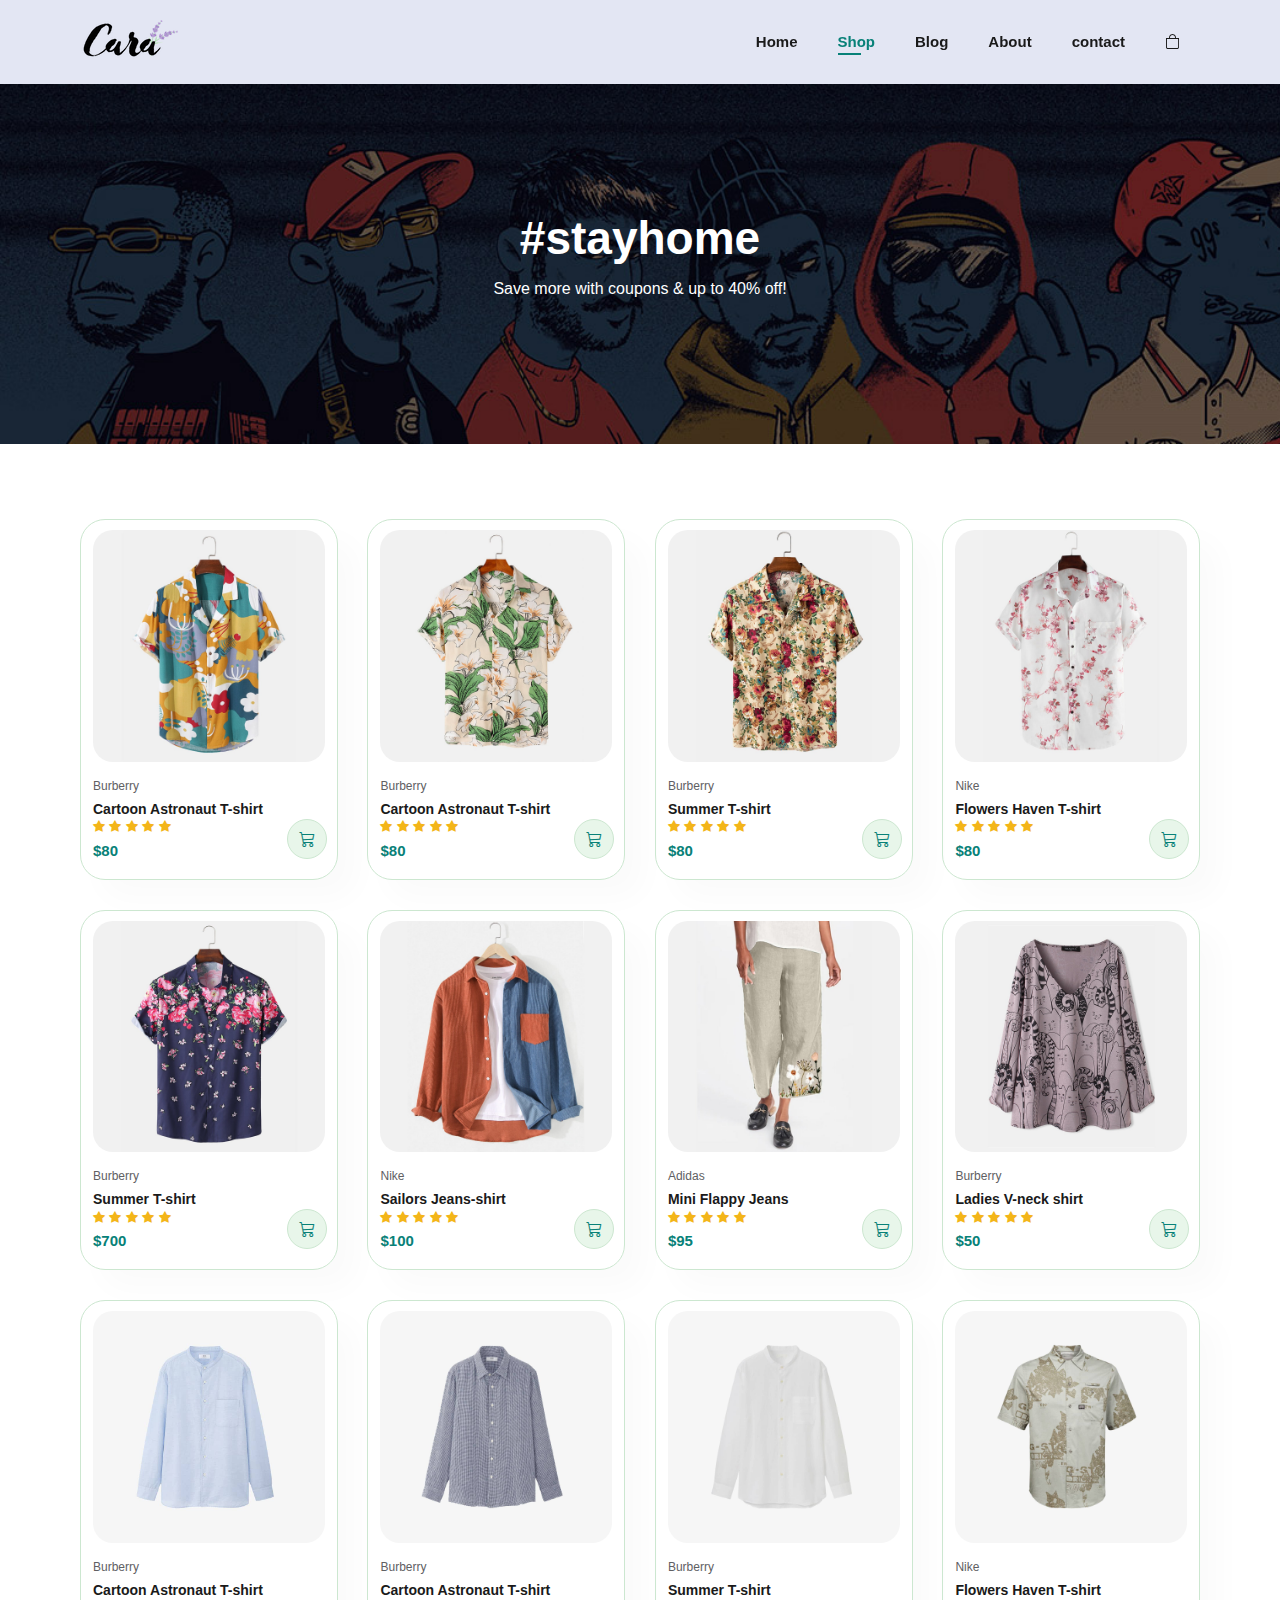
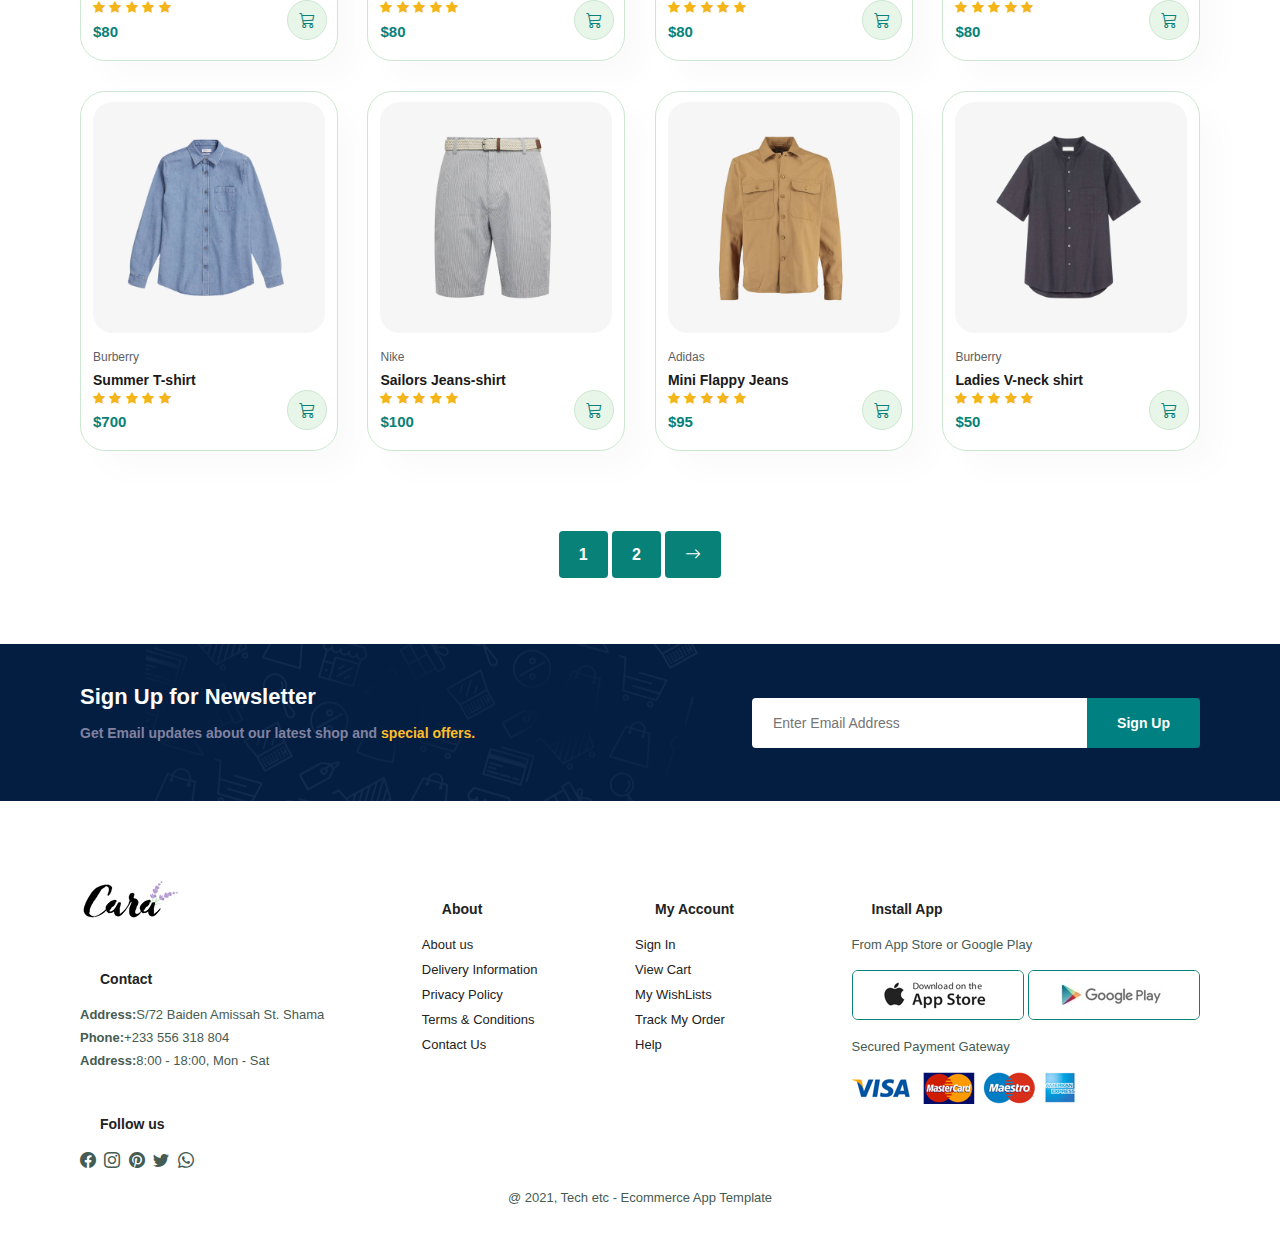
<file: shop.html>
<!DOCTYPE html>
<html lang="en">
  <head>
    <meta charset="UTF-8" />
    <meta http-equiv="X-UA-Compatible" content="IE=edge" />
    <meta name="viewport" content="width=device-width, initial-scale=1.0" />
    <title>Lance Shop</title>
    <link
      rel="stylesheet"
      href="https://cdn.jsdelivr.net/npm/bootstrap-icons@1.9.1/font/bootstrap-icons.css"
    />
    <link rel="stylesheet" href="style.css" />
  </head>
  <body>
    <section id="header">
      <a href="#"><img src="img/logo.png" class="logo" alt="logo" /></a>
      <div>
        <ul id="navbar">
          <li><a href="index.html">Home</a></li>
          <li><a class="active" href="shop.html">Shop</a></li>
          <li><a href="blog.html">Blog</a></li>
          <li><a href="about.html">About</a></li>
          <li><a href="contact.html">contact</a></li>
          <li>
            <a id="lg-bag" href="cart.html"><i class="bi bi-bag"></i></a>
          </li>
          <a href="#" id="close"><i class="bi bi-x"></i></a>
        </ul>
      </div>

      <div id="mobile">
        <a href="cart.html"><i class="bi bi-bag"></i></a>
        <i id="bar" class="bi bi-list"></i>
      </div>
    </section>

    <section id="page-header">
      <h2>#stayhome</h2>

      <p>Save more with coupons & up to 40% off!</p>
    </section>

    <section id="product1" class="section-p1">
      <div class="pro-container">
        <div class="pro" onclick="window.location.href='sproduct.html';">
          <img src="img/products/f1.jpg" alt="" />
          <div class="desc">
            <span>Burberry</span>
            <h5>Cartoon Astronaut T-shirt</h5>
            <div class="star">
              <i class="bi bi-star-fill"></i>
              <i class="bi bi-star-fill"></i>
              <i class="bi bi-star-fill"></i>
              <i class="bi bi-star-fill"></i>
              <i class="bi bi-star-fill"></i>
            </div>
            <h4>$80</h4>
          </div>
          <a href="#"><i class="bi bi-cart3 cart"></i></a>
        </div>
        <div class="pro" onclick="window.location.href='sproduct.html';">
          <img src="img/products/f2.jpg" alt="" />
          <div class="desc">
            <span>Burberry</span>
            <h5>Cartoon Astronaut T-shirt</h5>
            <div class="star">
              <i class="bi bi-star-fill"></i>
              <i class="bi bi-star-fill"></i>
              <i class="bi bi-star-fill"></i>
              <i class="bi bi-star-fill"></i>
              <i class="bi bi-star-fill"></i>
            </div>
            <h4>$80</h4>
          </div>
          <a href="#"><i class="bi bi-cart3 cart"></i></a>
        </div>
        <div class="pro" onclick="window.location.href='sproduct.html';">
          <img src="img/products/f3.jpg" alt="" />
          <div class="desc">
            <span>Burberry</span>
            <h5>Summer T-shirt</h5>
            <div class="star">
              <i class="bi bi-star-fill"></i>
              <i class="bi bi-star-fill"></i>
              <i class="bi bi-star-fill"></i>
              <i class="bi bi-star-fill"></i>
              <i class="bi bi-star-fill"></i>
            </div>
            <h4>$80</h4>
          </div>
          <a href="#"><i class="bi bi-cart3 cart"></i></a>
        </div>
        <div class="pro" onclick="window.location.href='sproduct.html';">
          <img src="img/products/f4.jpg" alt="" />
          <div class="desc">
            <span>Nike</span>
            <h5>Flowers Haven T-shirt</h5>
            <div class="star">
              <i class="bi bi-star-fill"></i>
              <i class="bi bi-star-fill"></i>
              <i class="bi bi-star-fill"></i>
              <i class="bi bi-star-fill"></i>
              <i class="bi bi-star-fill"></i>
            </div>
            <h4>$80</h4>
          </div>
          <a href="#"><i class="bi bi-cart3 cart"></i></a>
        </div>
        <div class="pro" onclick="window.location.href='sproduct.html';">
          <img src="img/products/f5.jpg" alt="" />
          <div class="desc">
            <span>Burberry</span>
            <h5>Summer T-shirt</h5>
            <div class="star">
              <i class="bi bi-star-fill"></i>
              <i class="bi bi-star-fill"></i>
              <i class="bi bi-star-fill"></i>
              <i class="bi bi-star-fill"></i>
              <i class="bi bi-star-fill"></i>
            </div>
            <h4>$700</h4>
          </div>
          <a href="#"><i class="bi bi-cart3 cart"></i></a>
        </div>
        <div class="pro" onclick="window.location.href='sproduct.html';">
          <img src="img/products/f6.jpg" alt="" />
          <div class="desc">
            <span>Nike</span>
            <h5>Sailors Jeans-shirt</h5>
            <div class="star">
              <i class="bi bi-star-fill"></i>
              <i class="bi bi-star-fill"></i>
              <i class="bi bi-star-fill"></i>
              <i class="bi bi-star-fill"></i>
              <i class="bi bi-star-fill"></i>
            </div>
            <h4>$100</h4>
          </div>
          <a href="#"><i class="bi bi-cart3 cart"></i></a>
        </div>
        <div class="pro" onclick="window.location.href='sproduct.html';">
          <img src="img/products/f7.jpg" alt="" />
          <div class="desc">
            <span>Adidas</span>
            <h5>Mini Flappy Jeans</h5>
            <div class="star">
              <i class="bi bi-star-fill"></i>
              <i class="bi bi-star-fill"></i>
              <i class="bi bi-star-fill"></i>
              <i class="bi bi-star-fill"></i>
              <i class="bi bi-star-fill"></i>
            </div>
            <h4>$95</h4>
          </div>
          <a href="#"><i class="bi bi-cart3 cart"></i></a>
        </div>
        <div class="pro" onclick="window.location.href='sproduct.html';">
          <img src="img/products/f8.jpg" alt="" />
          <div class="desc">
            <span>Burberry</span>
            <h5>Ladies V-neck shirt</h5>
            <div class="star">
              <i class="bi bi-star-fill"></i>
              <i class="bi bi-star-fill"></i>
              <i class="bi bi-star-fill"></i>
              <i class="bi bi-star-fill"></i>
              <i class="bi bi-star-fill"></i>
            </div>
            <h4>$50</h4>
          </div>
          <a href="#"><i class="bi bi-cart3 cart"></i></a>
        </div>
      
        <div class="pro" onclick="window.location.href='sproduct.html';">
          <img src="img/products/n1.jpg" alt="" />
          <div class="desc">
            <span>Burberry</span>
            <h5>Cartoon Astronaut T-shirt</h5>
            <div class="star">
              <i class="bi bi-star-fill"></i>
              <i class="bi bi-star-fill"></i>
              <i class="bi bi-star-fill"></i>
              <i class="bi bi-star-fill"></i>
              <i class="bi bi-star-fill"></i>
            </div>
            <h4>$80</h4>
          </div>
          <a href="#"><i class="bi bi-cart3 cart"></i></a>
        </div>
        <div class="pro" onclick="window.location.href='sproduct.html';">
          <img src="img/products/n2.jpg" alt="" />
          <div class="desc">
            <span>Burberry</span>
            <h5>Cartoon Astronaut T-shirt</h5>
            <div class="star">
              <i class="bi bi-star-fill"></i>
              <i class="bi bi-star-fill"></i>
              <i class="bi bi-star-fill"></i>
              <i class="bi bi-star-fill"></i>
              <i class="bi bi-star-fill"></i>
            </div>
            <h4>$80</h4>
          </div>
          <a href="#"><i class="bi bi-cart3 cart"></i></a>
        </div>
        <div class="pro" onclick="window.location.href='sproduct.html';">
          <img src="img/products/n3.jpg" alt="" />
          <div class="desc">
            <span>Burberry</span>
            <h5>Summer T-shirt</h5>
            <div class="star">
              <i class="bi bi-star-fill"></i>
              <i class="bi bi-star-fill"></i>
              <i class="bi bi-star-fill"></i>
              <i class="bi bi-star-fill"></i>
              <i class="bi bi-star-fill"></i>
            </div>
            <h4>$80</h4>
          </div>
          <a href="#"><i class="bi bi-cart3 cart"></i></a>
        </div>
        <div class="pro" onclick="window.location.href='sproduct.html';">
          <img src="img/products/n4.jpg" alt="" />
          <div class="desc">
            <span>Nike</span>
            <h5>Flowers Haven T-shirt</h5>
            <div class="star">
              <i class="bi bi-star-fill"></i>
              <i class="bi bi-star-fill"></i>
              <i class="bi bi-star-fill"></i>
              <i class="bi bi-star-fill"></i>
              <i class="bi bi-star-fill"></i>
            </div>
            <h4>$80</h4>
          </div>
          <a href="#"><i class="bi bi-cart3 cart"></i></a>
        </div>
        <div class="pro" onclick="window.location.href='sproduct.html';">
          <img src="img/products/n5.jpg" alt="" />
          <div class="desc">
            <span>Burberry</span>
            <h5>Summer T-shirt</h5>
            <div class="star">
              <i class="bi bi-star-fill"></i>
              <i class="bi bi-star-fill"></i>
              <i class="bi bi-star-fill"></i>
              <i class="bi bi-star-fill"></i>
              <i class="bi bi-star-fill"></i>
            </div>
            <h4>$700</h4>
          </div>
          <a href="#"><i class="bi bi-cart3 cart"></i></a>
        </div>
        <div class="pro" onclick="window.location.href='sproduct.html';">
          <img src="img/products/n6.jpg" alt="" />
          <div class="desc">
            <span>Nike</span>
            <h5>Sailors Jeans-shirt</h5>
            <div class="star">
              <i class="bi bi-star-fill"></i>
              <i class="bi bi-star-fill"></i>
              <i class="bi bi-star-fill"></i>
              <i class="bi bi-star-fill"></i>
              <i class="bi bi-star-fill"></i>
            </div>
            <h4>$100</h4>
          </div>
          <a href="#"><i class="bi bi-cart3 cart"></i></a>
        </div>
        <div class="pro" onclick="window.location.href='sproduct.html';">
          <img src="img/products/n7.jpg" alt="" />
          <div class="desc">
            <span>Adidas</span>
            <h5>Mini Flappy Jeans</h5>
            <div class="star">
              <i class="bi bi-star-fill"></i>
              <i class="bi bi-star-fill"></i>
              <i class="bi bi-star-fill"></i>
              <i class="bi bi-star-fill"></i>
              <i class="bi bi-star-fill"></i>
            </div>
            <h4>$95</h4>
          </div>
          <a href="#"><i class="bi bi-cart3 cart"></i></a>
        </div>
        <div class="pro" onclick="window.location.href='sproduct.html';">
          <img src="img/products/n8.jpg" alt="" />
          <div class="desc">
            <span>Burberry</span>
            <h5>Ladies V-neck shirt</h5>
            <div class="star">
              <i class="bi bi-star-fill"></i>
              <i class="bi bi-star-fill"></i>
              <i class="bi bi-star-fill"></i>
              <i class="bi bi-star-fill"></i>
              <i class="bi bi-star-fill"></i>
            </div>
            <h4>$50</h4>
          </div>
          <a href="#"><i class="bi bi-cart3 cart"></i></a>
        </div>
      </div>
    </section>

    <section id="pagination" class="section-p1">
        <a href="#">1</a>
        <a href="#">2</a>
        <a href="#"><i class="bi bi-arrow-right"></i></a>
    </section>

    <section id="newsletter" class="section-p1 section-m1">
      <div class="news-text">
        <h4>Sign Up for Newsletter</h4>
        <p>
          Get Email updates about our latest shop and
          <span>special offers.</span>
        </p>
      </div>
      <div class="form">
        <input type="text" placeholder="Enter Email Address" />
        <button class="normal">Sign Up</button>
      </div>
    </section>

    <footer class="section-p1">
      <div class="col">
        <img class="logo" src="img/logo.png" alt="logo" />
        <h4>Contact</h4>
        <p><strong>Address:</strong>S/72 Baiden Amissah St. Shama</p>
        <p><strong>Phone:</strong>+233 556 318 804</p>
        <p><strong>Address:</strong>8:00 - 18:00, Mon - Sat</p>
        <div class="follow">
          <h4>Follow us</h4>
          <div class="icon">
            <i class="bi bi-facebook"></i>
            <i class="bi bi-instagram"></i>
            <i class="bi bi-pinterest"></i>
            <i class="bi bi-twitter"></i>
            <i class="bi bi-whatsapp"></i>
          </div>
        </div>
      </div>
      <div class="col">
        <h4>About</h4>
        <a href="#">About us</a>
        <a href="#">Delivery Information</a>
        <a href="#">Privacy Policy</a>
        <a href="#">Terms & Conditions</a>
        <a href="#">Contact Us</a>
      </div>
      <div class="col">
        <h4>My Account</h4>
        <a href="#">Sign In</a>
        <a href="#">View Cart</a>
        <a href="#">My WishLists</a>
        <a href="#">Track My Order</a>
        <a href="#">Help</a>
      </div>

      <div class="col install">
        <h4>Install App</h4>
        <p>From App Store or Google Play</p>
        <div class="row">
          <img src="img/pay/app.jpg" alt="" />
          <img src="img/pay/play.jpg" alt="" />
        </div>
        <p>Secured Payment Gateway</p>
        <img src="img/pay/pay.png" alt="" />
      </div>

      <div class="copyright">
        <p>@ 2021, Tech etc - Ecommerce App Template</p>
      </div>
    </footer>

    <script src="script.js"></script>
  </body>
</html>
</file>
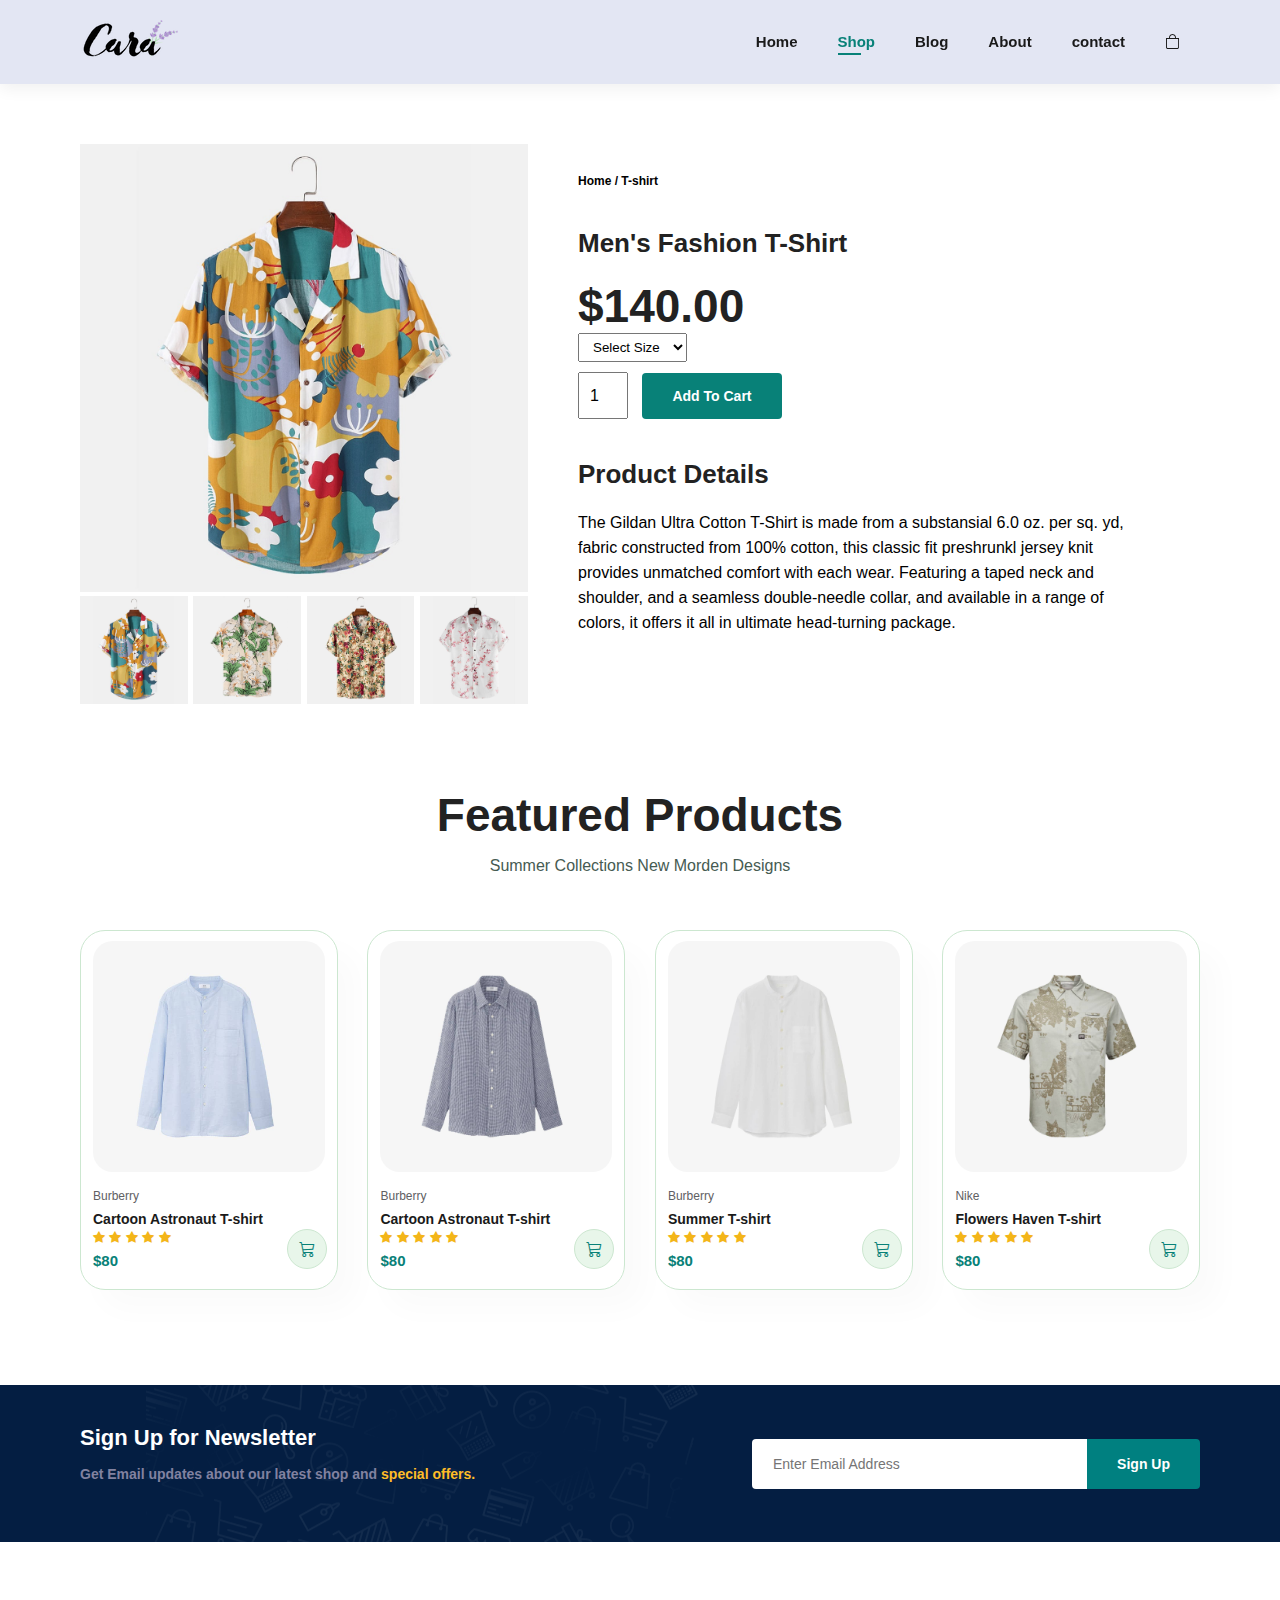
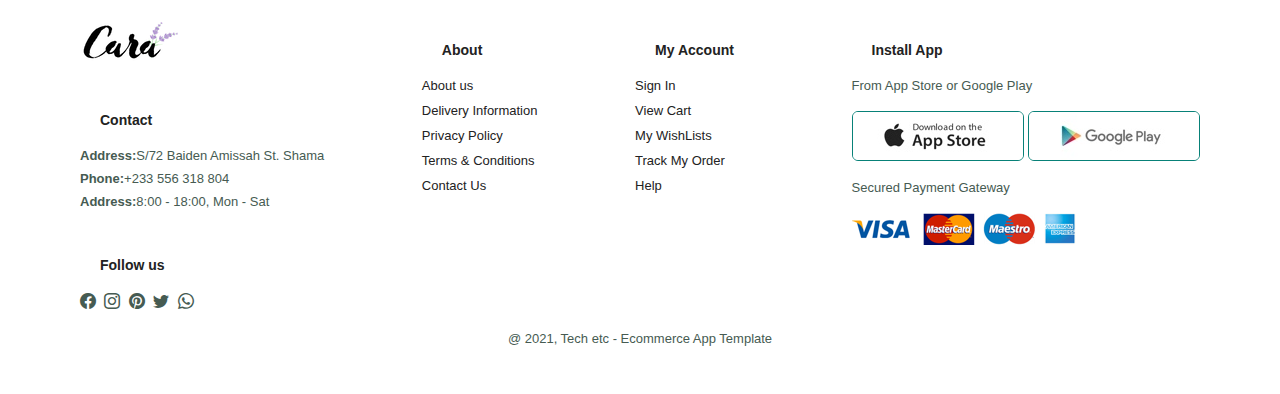
<file: sproduct.html>
<!DOCTYPE html>
<html lang="en">
  <head>
    <meta charset="UTF-8" />
    <meta http-equiv="X-UA-Compatible" content="IE=edge" />
    <meta name="viewport" content="width=device-width, initial-scale=1.0" />
    <title>Lance Shop</title>
    <link
      rel="stylesheet"
      href="https://cdn.jsdelivr.net/npm/bootstrap-icons@1.9.1/font/bootstrap-icons.css"
    />
    <link rel="stylesheet" href="style.css" />
  </head>
  <body>
    <section id="header">
      <a href="#"><img src="img/logo.png" class="logo" alt="logo" /></a>
      <div>
        <ul id="navbar">
          <li><a href="index.html">Home</a></li>
          <li><a class="active" href="shop.html">Shop</a></li>
          <li><a href="blog.html">Blog</a></li>
          <li><a href="about.html">About</a></li>
          <li><a href="contact.html">contact</a></li>
          <li>
            <a id="lg-bag" href="cart.html"><i class="bi bi-bag"></i></a>
          </li>
          <a href="#" id="close"><i class="bi bi-x"></i></a>
        </ul>
      </div>

      <div id="mobile">
        <a href="cart.html"><i class="bi bi-bag"></i></a>
        <i id="bar" class="bi bi-list"></i>
      </div>
    </section>

    <section id="prodetails" class="section-p1">
      <div class="single-pro-img">
        <img src="img/products/f1.jpg" width="100%" id="MainImg" alt="" />

        <div class="small-img-group">
          <div class="small-img-col">
            <img
              src="img/products/f1.jpg"
              width="100%"
              class="small-img"
              alt=""
            />
          </div>
          <div class="small-img-col">
            <img
              src="img/products/f2.jpg"
              width="100%"
              class="small-img"
              alt=""
            />
          </div>
          <div class="small-img-col">
            <img
              src="img/products/f3.jpg"
              width="100%"
              class="small-img"
              alt=""
            />
          </div>
          <div class="small-img-col">
            <img
              src="img/products/f4.jpg"
              width="100%"
              class="small-img"
              alt=""
            />
          </div>
        </div>
      </div>
      <div class="single-pro-details">
        <h6>Home / T-shirt</h6>
        <h4>Men's Fashion T-Shirt</h4>
        <h2>$140.00</h2>
        <select>
          <option>Select Size</option>
          <option>small</option>
          <option>medium</option>
          <option>large</option>
          <option>Xl</option>
          <option>2Xl</option>
        </select>
        <input type="number" value="1" />
        <button class="normal">Add To Cart</button>
        <h4>Product Details</h4>
        <span
          >The Gildan Ultra Cotton T-Shirt is made from a substansial 6.0 oz.
          per sq. yd, fabric constructed from 100% cotton, this classic fit
          preshrunkl jersey knit provides unmatched comfort with each wear.
          Featuring a taped neck and shoulder, and a seamless double-needle
          collar, and available in a range of colors, it offers it all in
          ultimate head-turning package.</span
        >
      </div>
    </section>

    <section id="product1" class="section-p1">
      <h2>Featured Products</h2>
      <p>Summer Collections New Morden Designs</p>
      <div class="pro-container">
        <div class="pro">
          <img src="img/products/n1.jpg" alt="" />
          <div class="desc">
            <span>Burberry</span>
            <h5>Cartoon Astronaut T-shirt</h5>
            <div class="star">
              <i class="bi bi-star-fill"></i>
              <i class="bi bi-star-fill"></i>
              <i class="bi bi-star-fill"></i>
              <i class="bi bi-star-fill"></i>
              <i class="bi bi-star-fill"></i>
            </div>
            <h4>$80</h4>
          </div>
          <a href="#"><i class="bi bi-cart3 cart"></i></a>
        </div>
        <div class="pro">
          <img src="img/products/n2.jpg" alt="" />
          <div class="desc">
            <span>Burberry</span>
            <h5>Cartoon Astronaut T-shirt</h5>
            <div class="star">
              <i class="bi bi-star-fill"></i>
              <i class="bi bi-star-fill"></i>
              <i class="bi bi-star-fill"></i>
              <i class="bi bi-star-fill"></i>
              <i class="bi bi-star-fill"></i>
            </div>
            <h4>$80</h4>
          </div>
          <a href="#"><i class="bi bi-cart3 cart"></i></a>
        </div>
        <div class="pro">
          <img src="img/products/n3.jpg" alt="" />
          <div class="desc">
            <span>Burberry</span>
            <h5>Summer T-shirt</h5>
            <div class="star">
              <i class="bi bi-star-fill"></i>
              <i class="bi bi-star-fill"></i>
              <i class="bi bi-star-fill"></i>
              <i class="bi bi-star-fill"></i>
              <i class="bi bi-star-fill"></i>
            </div>
            <h4>$80</h4>
          </div>
          <a href="#"><i class="bi bi-cart3 cart"></i></a>
        </div>
        <div class="pro">
          <img src="img/products/n4.jpg" alt="" />
          <div class="desc">
            <span>Nike</span>
            <h5>Flowers Haven T-shirt</h5>
            <div class="star">
              <i class="bi bi-star-fill"></i>
              <i class="bi bi-star-fill"></i>
              <i class="bi bi-star-fill"></i>
              <i class="bi bi-star-fill"></i>
              <i class="bi bi-star-fill"></i>
            </div>
            <h4>$80</h4>
          </div>
          <a href="#"><i class="bi bi-cart3 cart"></i></a>
        </div>
        
      </div>
    </section>

    <section id="newsletter" class="section-p1 section-m1">
      <div class="news-text">
        <h4>Sign Up for Newsletter</h4>
        <p>
          Get Email updates about our latest shop and
          <span>special offers.</span>
        </p>
      </div>
      <div class="form">
        <input type="text" placeholder="Enter Email Address" />
        <button class="normal">Sign Up</button>
      </div>
    </section>

    <footer class="section-p1">
      <div class="col">
        <img class="logo" src="img/logo.png" alt="logo" />
        <h4>Contact</h4>
        <p><strong>Address:</strong>S/72 Baiden Amissah St. Shama</p>
        <p><strong>Phone:</strong>+233 556 318 804</p>
        <p><strong>Address:</strong>8:00 - 18:00, Mon - Sat</p>
        <div class="follow">
          <h4>Follow us</h4>
          <div class="icon">
            <i class="bi bi-facebook"></i>
            <i class="bi bi-instagram"></i>
            <i class="bi bi-pinterest"></i>
            <i class="bi bi-twitter"></i>
            <i class="bi bi-whatsapp"></i>
          </div>
        </div>
      </div>
      <div class="col">
        <h4>About</h4>
        <a href="#">About us</a>
        <a href="#">Delivery Information</a>
        <a href="#">Privacy Policy</a>
        <a href="#">Terms & Conditions</a>
        <a href="#">Contact Us</a>
      </div>
      <div class="col">
        <h4>My Account</h4>
        <a href="#">Sign In</a>
        <a href="#">View Cart</a>
        <a href="#">My WishLists</a>
        <a href="#">Track My Order</a>
        <a href="#">Help</a>
      </div>

      <div class="col install">
        <h4>Install App</h4>
        <p>From App Store or Google Play</p>
        <div class="row">
          <img src="img/pay/app.jpg" alt="" />
          <img src="img/pay/play.jpg" alt="" />
        </div>
        <p>Secured Payment Gateway</p>
        <img src="img/pay/pay.png" alt="" />
      </div>

      <div class="copyright">
        <p>@ 2021, Tech etc - Ecommerce App Template</p>
      </div>
    </footer>

    <script>
        var MainImg = document.getElementById("MainImg");
        var smallImg = document.getElementsByClassName("small-img");

        smallImg[0].onclick = function() {
            MainImg.src = smallImg[0].src;
        }
        smallImg[1].onclick = function() {
            MainImg.src = smallImg[1].src;
        }
        smallImg[2].onclick = function() {
            MainImg.src = smallImg[2].src;
        }
        smallImg[3].onclick = function() {
            MainImg.src = smallImg[3].src;
        }
    </script>

    <script src="script.js"></script>
  </body>
</html>
</file>
<file: style.css>
@import url("https://fonts.googpleapis.com/css2?family=Spartan:wght@100;200;300;400;500;600;700;800;900&display=swap");

* {
  margin: 0;
  padding: 0;
  box-sizing: border-box;
  font-family: "Spartan", sans-serif;
}

h1 {
  font-size: 50px;
  line-height: 64px;
  color: #222;
}

h2 {
  font-size: 46px;
  line-height: 54px;
  color: #222;
}

h4 {
  font-size: 20px;
  color: #222;
}

h6 {
  font-weight: 700;
  font-size: 12px;
}

p {
  font-size: 16px;
  color: #465b52;
  margin: 15px 0 20px 0;
}

.section-p1 {
  padding: 40px 80px;
}
.section-m1 {
  margin: 40px 0;
}
button.normal {
  font-size: 14px;
  font-weight: 600;
  padding: 15px 30px;
  color: #000;
  background-color: #fff;
  border-radius: 4px;
  cursor: pointer;
  border: none;
  outline: none;
  transition: 0.2s;
}
button.white {
  font-size: 13px;
  font-weight: 600;
  padding: 11px 18px;
  color: #fff;
  background-color: transparent;
  cursor: pointer;
  border: 1px solid #fff;
  outline: none;
  transition: 0.2s;
}

body {
  width: 100%;
}

/* header start */

#header {
  display: flex;
  align-items: center;
  justify-content: space-between;
  padding: 20px 80px;
  background-color: #e3e6f3;
  box-shadow: 0 5px 15px rgba(0, 0, 0, 0.06);
  position: sticky;
  top: 0;
  left: 0;
  z-index: 999;
}

#navbar {
  display: flex;
  align-items: center;
  justify-content: center;
}

#navbar li {
  list-style: none;
  padding: 0 20px;
  position: relative;
}
#navbar li a {
  text-decoration: none;
  font-size: 15px;
  font-weight: 600;
  color: #1a1a1a;
  transition: 0.3s ease;
}
#navbar li a:hover,
#navbar li a.active {
  color: #088178;
}
#navbar li a.active::after,
#navbar li a:hover::after {
  content: "";
  width: 30%;
  height: 2px;
  background-color: #088178;
  position: absolute;
  bottom: -4px;
  left: 20px;
}
#mobile{
  display: none;
  align-items: center;
}
#close{
  display: none;
}

/*homepage start*/

#hero {
  background-image: url("img/hero4.png");
  height: 90vh;
  width: 100%;
  background-size: cover;
  background-position: top 25% right 0;
  padding: 0 80px;
  display: flex;
  flex-direction: column;
  align-items: flex-start;
  justify-content: center;
}

#hero h4 {
  padding-bottom: 15px;
}
#hero h1 {
  color: #088178;
}
#hero button {
  background-image: url("img/button.png");
  background-color: transparent;
  color: #088178;
  border: 0;
  padding: 14px 80px 14px 65px;
  background-repeat: no-repeat;
  cursor: pointer;
  font-weight: 700;
  font-size: 15px;
}

#feature {
  display: flex;
  align-items: center;
  justify-content: space-between;
  flex-wrap: wrap;
}

#feature .fe-box {
  width: 150px;
  text-align: center;
  padding: 25px 15px;
  box-shadow: 20px 20px 34px rgba(0, 0, 0, 0.03);
  border: 1px solid #cce7d0;
  border-radius: 4px;
  margin: 15px 0;
}

#feature .fe-box:hover {
  box-shadow: 10px 10px 54px rgba(70, 62, 221, 0.1);
}

#feature .fe-box img {
  width: 100%;
  margin-bottom: 10px;
}

#feature .fe-box h6 {
  padding: 9px 8px 6px 8px;
  display: inline-block;
  line-height: 1;
  border-radius: 4px;
  color: #088178;
  background-color: #fddde4;
}

#feature .fe-box:nth-child(2) h6 {
  background-color: #cdebbc;
}
#feature .fe-box:nth-child(3) h6 {
  background-color: #d1e8f2;
}
#feature .fe-box:nth-child(4) h6 {
  background-color: #cdd4f8;
}
#feature .fe-box:nth-child(5) h6 {
  background-color: #f5be6d;
}
#feature .fe-box:nth-child(6) h6 {
  background-color: #f6dbf6;
}

#product1 {
  text-align: center;
}
#product1 .pro-container {
  display: flex;
  justify-content: space-between;
  padding-top: 20px;
  flex-wrap: wrap;
}

#product1 .pro {
  width: 23%;
  min-width: 250px;
  padding: 10px 12px;
  border: 1px solid #cce7d0;
  border-radius: 25px;
  cursor: pointer;
  box-shadow: 20px 20px 30px rgba(0, 0, 0, 0.02);
  margin: 15px 0;
  transition: 0.2s ease;
  position: relative;
}
#product1 .pro:hover {
  box-shadow: 20px 20px 30px rgba(0, 0, 0, 0.06);
}
#product1 .pro img {
  width: 100%;
  border-radius: 20px;
}

#product1 .pro .desc {
  text-align: start;
  padding: 10px 0;
}
#product1 .pro .desc span {
  color: #606063;
  font-size: 12px;
}

#product1 .pro .desc h5 {
  padding-top: 7px;
  color: #1a1a1a;
  font-size: 14px;
}

#product1 .pro .desc i {
  font-size: 12px;
  color: rgb(243, 181, 25);
}
#product1 .pro .desc h4 {
  padding-top: 7px;
  font-size: 15px;
  font-weight: 700;
  color: #088178;
}
#product1 .pro .cart {
  width: 40px;
  height: 40px;
  line-height: 40px;
  border-radius: 50px;
  background-color: #e8f6ea;
  font-weight: 500;
  color: #088178;
  border: 1px solid #cce7d0;
  position: absolute;
  bottom: 20px;
  right: 10px;
}

#banner {
  display: flex;
  flex-direction: column;
  justify-content: center;
  align-items: center;
  text-align: center;
  background-image: url("img/banner//b2.jpg");
  width: 100%;
  height: 40vh;
  background-size: cover;
  background-position: center;
}

#banner h4 {
  font-size: 16px;
  color: #fff;
}

#banner h2 {
  color: #fff;
  font-size: 30px;
  padding: 10px 0;
}
#banner h2 span {
  color: #ef3636;
}
#banner button:hover {
  background-color: #088178;
  color: #fff;
}
#sm-banner {
  display: flex;
  flex-wrap: wrap;
  justify-content: space-between;
}
#sm-banner .banner-box {
  display: flex;
  flex-direction: column;
  justify-content: center;
  align-items: flex-start;
  background-image: url("img/banner/b17.jpg");
  min-width: 580px;
  height: 50vh;
  background-size: cover;
  background-position: center;
  padding: 20px;
}
#sm-banner .banner-box2 {
  background-image: url("img/banner/b10.jpg");
}

#sm-banner h4 {
  color: #fff;
  font-size: 20px;
  font-weight: 300;
}
#sm-banner h2 {
  color: #fff;
  font-weight: 800;
  font-size: 28px;
}
#sm-banner span {
  color: #fff;
  font-size: 14px;
  font-weight: 500;
  padding-bottom: 15px;
}
#sm-banner .banner-box:hover button {
  background: #088178;
  border: 1px solid #088178;
}

#banner3 .banner-box {
  display: flex;
  flex-direction: column;
  justify-content: center;
  align-items: flex-start;
  background-image: url("img/banner/b7.jpg");
  min-width: 30%;
  height: 3 0vh;
  background-size: cover;
  background-position: center;
  padding: 20px;
  margin-bottom: 20px;
}
#banner3 .banner-box2 {
  background-image: url("img/banner/b4.jpg");
}

#banner3 .banner-box3 {
  background-image: url("img/banner/b18.jpg");
}
#banner3 {
  display: flex;
  justify-content: space-between;
  flex-wrap: wrap;
  padding: 0 80px;
}
#banner3 h2 {
  color: #fff;
  font-weight: 900;
  font-size: 22px;
}
#banner3 h3 {
  color: #ec544e;
  font-weight: 800;
  font-size: 15px;
}

#newsletter {
  display: flex;
  justify-content: space-between;
  flex-wrap: wrap;
  align-items: center;
  background-image: url("img/banner/b14.png");
  background-repeat: no-repeat;
  background-position: 20% 30%;
  background-color: #041e42;
}

#newsletter h4 {
  color: #fff;
  font-weight: 700;
  font-size: 22px;
}

#newsletter p {
  color: #8182a0;
  font-weight: 600;
  font-size: 14px;
}

#newsletter p span {
  color: #ffbd27;
}
#newsletter .form {
  display: flex;
  width: 40%;
}
#newsletter input {
  height: 3.125rem;
  border-radius: 4px;
  outline: none;
  border: 1px solid transparent;
  width: 100%;
  font-size: 14px;
  padding: 0 1.25rem;
  border-bottom-right-radius: 0;
  border-top-right-radius: 0;
}

#newsletter button {
  background-color: teal;
  color: #fff;
  white-space: nowrap;
  border-bottom-left-radius: 0;
  border-top-left-radius: 0;
}

footer {
  display: flex;
  justify-content: space-between;
  flex-wrap: wrap;
}

footer .col {
  display: flex;
  flex-direction: column;
  margin-bottom: 20px;
  align-items: flex-start;
}

footer .logo {
  margin-bottom: 30px;
}

footer h4 {
  font-size: 14px;
  padding: 20px;
}
footer p {
  font-size: 13px;
  margin: 0 0 8px 0;
}

footer a {
  font-size: 13px;
  text-decoration: none;
  color: #222;
  margin-bottom: 10px;
}

footer .follow {
  margin-top: 20px;
}

footer .follow i {
  color: #465b52;
  padding-right: 4px;
  cursor: pointer;
}

footer .install .row img {
  border: 1px solid #088178;
  border-radius: 6px;
}

footer .install img {
  margin: 10px 0 15px 0;
}

footer .follow i:hover,
footer a:hover {
  color: #088178;
}

footer .copyright {
  width: 100%;
  text-align: center;
}
/* start shop page */
#page-header{
  background-image: url(img/banner/b1.jpg);
  width: 100%;
  height: 40vh;
  background-size: cover;
  display: flex;
  justify-content: center;
  align-items: center;
  flex-direction: column;
  padding: 14px;
}
#page-header h2,
#page-header p {
  color: #fff;
}
#pagination{
  text-align: center;
}
#pagination a{
  text-decoration: none;
  background-color: #088178;
  padding: 15px 20px;
  border-radius: 4px;
  color: #fff;
  font-weight: 600;
}

#pagination a i{
  font-size: 16px;
  font-weight: 600;
}

/* start blog page */
#page-header.blog-header{
  background-image: url("img/banner/b19.jpg");
}
#blog{
  padding: 150px 150px 0 150px;
}
#blog .blog-box{
  display: flex;
  align-items: center;
  width: 100%;
  position: relative;
  padding-bottom: 90px;
}
#blog .blog-img{
  width: 50%;
  margin-right: 40px;
}
#blog img{
  width: 100%;
  height: 300px;
  object-fit: cover;
}
#blog .blog-details{
  width: 50%;
}

#blog .blog-details a{
  text-decoration: none;
  font-size: 11px;
  color: #000;
  font-weight: 700;
  position: relative;
  transition: 0.3s;
}

#blog .blog-details a::after{
  content: "";
  width: 50px;
  height: 1px;
  background-color: #000;
  position: absolute;
  top: 4px;
  right: -60px;

}
#blog .blog-details a:hover::after{
  color: #088178;
}

#blog .blog-details a:hover{
  color: #088178;
}

#blog .blog-box h1{
  position: absolute;
  top: -40px;
  left: 0;  
  font-size: 70px;
  color: #c9cbce;
  z-index: -9;
}

/* start about page */
#page-header.about-header{
  background-image: url("img/about/banner.png");
}

#about-head{
  display: flex;
  align-items: center;
}
#about-head img{
  width: 50%;
  height: auto;
}
#about-head div{
  padding-left: 40px;
}
#about-app{
  text-align: center;
}
#about-app .video{
  width: 70%;
  height: 100%;
  margin: 30px auto 0 auto;
}
#about-app .video video{
  width: 100%;
  height: 100%;
  border-radius: 20px;
}
#about-app h1 a{
  text-decoration: none;
}


/* start contact  page */
#contact-details{
  display: flex;
  justify-content: space-between;
  align-items: center;
}
#contact-details .details{
  width: 40%;
}
#contact-details .details span,
#form-details form span{
  font-size: 12px;
}
#contact-details .details h2,
#form-details form h2{
  font-size: 26px;
  line-height: 35px;
  padding: 20px 0;
}

#contact-details .details h3{
  font-size: 16px;
  padding: 15px;
}

#contact-details .details li{
  list-style: none;
  display: flex;
  padding: 10px 0;
}
#contact-details .details li i{
  font-size: 14px;
  padding-right: 22px;
}
#contact-details .details li p{
  margin: 0;
  font-size: 14px;
}
#contact-details .map{
  width: 55%;
  height: 400px;
}
#contact-details .map iframe{
  width: 100%;
  height: 100%;
}
#form-details{
  display: flex;
  justify-content: space-between;
  margin: 25px;
  padding: 80px;
  border: 1px solid #e1e1e1;
}
#form-details form{
  width: 65%;
  display: flex;
  flex-direction: column;
  align-items: flex-start;
}
#form-details form input,
#form-details form textarea{
  width: 100%;
  padding: 12px 15px;
  outline: none;
  margin-bottom: 20px;
  border: 1px solid #e1e1e1;
}
#form-details form button{
  background-color: #088178;
  color: #fff;
}
#form-details .people div{
  padding-bottom: 25px;
  display: flex;
  align-items: flex-start;
}
#form-details .people div img{
  width: 65px;
  height: 65px;
  object-fit: cover;
  margin-right: 15PX;
}
#form-details .people div p{
  margin: 0;
  font-size: 13px;
  line-height: 25px;
}
#form-details .people div p span{
  display: block;
  font-size: 16px;
  font-weight: 600;
  color: #000;
}

/* start cart page */
#cart{
  overflow-x: auto;
}
#cart table{
  width: 100%;
  border-collapse: collapse;
  table-layout: fixed;
  white-space: nowrap;
}
#cart table img{
  width: 70px;
}

#cart table td:nth-child(1){
  width: 100px;
  text-align: center;
}

#cart table td:nth-child(2){
  width: 150px;
  text-align: center;
}

#cart table td:nth-child(3){
  width: 200px;
  text-align: center;
}

#cart table td:nth-child(4),
#cart table td:nth-child(5),
#cart table td:nth-child(6){
  width: 150px;
  text-align: center;
}

#cart table td:nth-child(5) input{
  width: 70px;
  padding: 10px 5px 10px 5px;
}
#cart table thead{
  border: 1px solid #e2e9e1;
  border-left: none;
  border-right: none;
}
#cart table thead td{
  font-weight: 700;
  text-transform: uppercase;
  font-size: 13px;
  padding: 18px 0;
}
#cart table tbody tr td{
  padding-top: 15px;
}

#cart table tbody td{
  font-size: 13px;
}
#cart-add{
  display: flex;
  flex-wrap: wrap;
  justify-content: space-between;
}
#coupon{
  width: 50%;
  margin-bottom: 30px;
}
#coupon h3,
#subtotal h3{
  padding-bottom: 15px;
}
#coupon input{
  padding: 10px 20px;
  outline: none;
  width: 60%;
  margin-right: 10px;
  border: 1px solid #e2e9e1;
}

#coupon button,
#subtotal button{
  background-color: #088178;
  color: white;
  padding: 12px 20px;
}

#subtotal{
  width: 50%;
  margin-bottom: 30px;
  border: 1px solid #e2e9e1;
  padding: 30px;
}

#subtotal table{
  border-collapse: collapse;
  width: 100%;
  margin-bottom: 20px;
}
#subtotal table td{
  width: 50%;
  border: 1px solid #e2e9e1;
  padding: 10px;
  font-size: 13px;
}


/* start single product page */
#prodetails{
  display: flex;
  margin-top: 20px;
}
#prodetails .single-pro-img{
  width: 40%;
  margin-right: 50px;
}

.small-img-group{
  display: flex;
  justify-content: space-between;
}
.small-img-col{
  cursor: pointer;
  flex-basis: 24%;
}

#prodetails .single-pro-details{
  width: 50%;
  padding-top: 30px;
}
#prodetails .single-pro-details h4{
  padding: 40px 0 20px 0;
}
#prodetails .single-pro-details h4{
  font-size: 26px;
}
#prodetails .single-pro-details select{
  display: block;
  padding: 5px 10px;
  margin-bottom: 10px;
}

#prodetails .single-pro-details input{
  width: 50px;
  height: 47px;
  padding-left: 10px;
  font-size: 16px;
  margin-right: 10px;
}

#prodetails .single-pro-details input:focus{
  outline: none;
}
#prodetails .single-pro-details button{
  background: #088178;
  color: #fff;
}
#prodetails .single-pro-details span{
  line-height: 25px;
  text-align: justify;
}



/* start media queries */
@media screen and (max-width: 799px ) {
  .section-p1{
    padding: 40px 40px;
  }
  #navbar {
    display: flex;
    flex-direction: column;
    align-items: flex-start;
    justify-content: flex-start;
    position: fixed;
    top: 0;
    right: -300px;
    height: 100vh;
    width: 300px;
    background-color: #e3e6f3;
    box-shadow: 0 40px 60px rgba(0, 0, 0, 0.1);
    padding: 80px 0 0 10px;
    cursor: pointer;
    transition: 0.3s;
  }
  #navbar.active{
    right: 0px;
  }

  #navbar li {
    margin-bottom: 25px;
  }

  #mobile{
    display: flex;
    align-items: center;
  }

  #mobile i{
    color: #1a1a1a;
    font-size: 24px;
    padding-left: 20px;
  }

  #close{
    display: initial;
    position: absolute;
    top: 30px;
    left: 30px;
    color: #222;
    font-size: 24px;
  }
  #lg-bag{
    display: none;
  }
  #hero{
    height: 70vh;
    padding: 0 80px;
    background-position: top 30% right 30%;
  }
  #feature{
    justify-content: center;
  }
  #feature .fe-box{
    margin: 15px 15px;
  }
  #product1 .pro-container{
    justify-content: center;
  }
  #product1 .pro{
    margin: 15px;
  }
  #banner{
    height: 20vh;
  }
  #sm-banner .banner-box{
    min-width: 100%;
    height: 30vh;
  }
  #banner3{
    padding: 0 40px;
  }
  #banner .banner-box{
    width: 28%;
  }
  #newsletter .form{
    width: 70%;
  }
  /*contact page*/
  #form-details{
    padding: 40px;
  }
  #form-details form{
    width: 50%;
  }
}

@media (max-width: 477px){
  #header{
    padding: 10px 30px;
  }
  h1{
    font-size: 38px;
  }
  h2{
    font-size: 32px;
  }
  #hero{
    padding: 0 20px;
    background-position: 55%;
  }
  #feature{
    justify-content: space-between;
  }

  #feature .fe-box{
    width: 155px;
    margin: 0 0 15px 0;
  }
  #product1 .pro{
    width: 100%;
  }
  #banner{
    height: 40vh;
  }
  #sm-banner .banner-box{
    height: 40vh;
  }
  #sm-banner .banner-box2{
    margin-top: 20px;
  }
  #banner3{
    padding: 0 20px;
  }
  #banner3 .banner-box{
    width: 100%;
  }
  #newsletter {
    padding: 40px 20px;
  }
  #newsletter .form{
    width: 100%;
  }
  footer .copyright{
    text-align: start ;
  }

  /* single product */
  #prodetails{
    display: flex;
    flex-direction: column;
  }
  #prodetails .single-pro-img{
    width: 100%;
    margin-right: 0px;
  }
  #prodetails .single-pro-details{
    width: 100%;
   }

     /* blog page */

  #blog{
    padding: 100px 20px 0 20px;
  }
  #blog .blog-box{
    display: flex;
    flex-direction: column;
    align-items: flex-start;
  }

  #blog .blog-img{
    width: 100%;
    margin-right: 0px;
    margin-bottom: 30px;
  }

  #blog .blog-details{
    width: 100%;
  }


  /* about page */

  #about-head{
    flex-direction: column;
  }
  #about-head img{
    width: 100%;
    margin-bottom: 20px;
  }
  #about-head div{
    padding-left: 0px;
  }
  #about-app .video{
    width: 100%;
  }
    /*contact page*/
    #contact-details{
      flex-direction: column;
    }
    #contact-details .details{
      width: 100%;
      margin-bottom: 30px;
    }
    #contact-details .map{
      width: 100%;
    }
    #form-details{
      padding: 30px 10px;
      flex-wrap: wrap;
      margin: 10px;
    }
    #form-details form{
      width: 100%;
      margin-bottom: 30px;
    }
    /*cart page*/
    #cart-add{
      flex-direction: column;
    }
    #coupon{
      width: 100%;
    }
    #subtotal{
      width: 100%;
      padding: 20px;
    }

}
</file>
